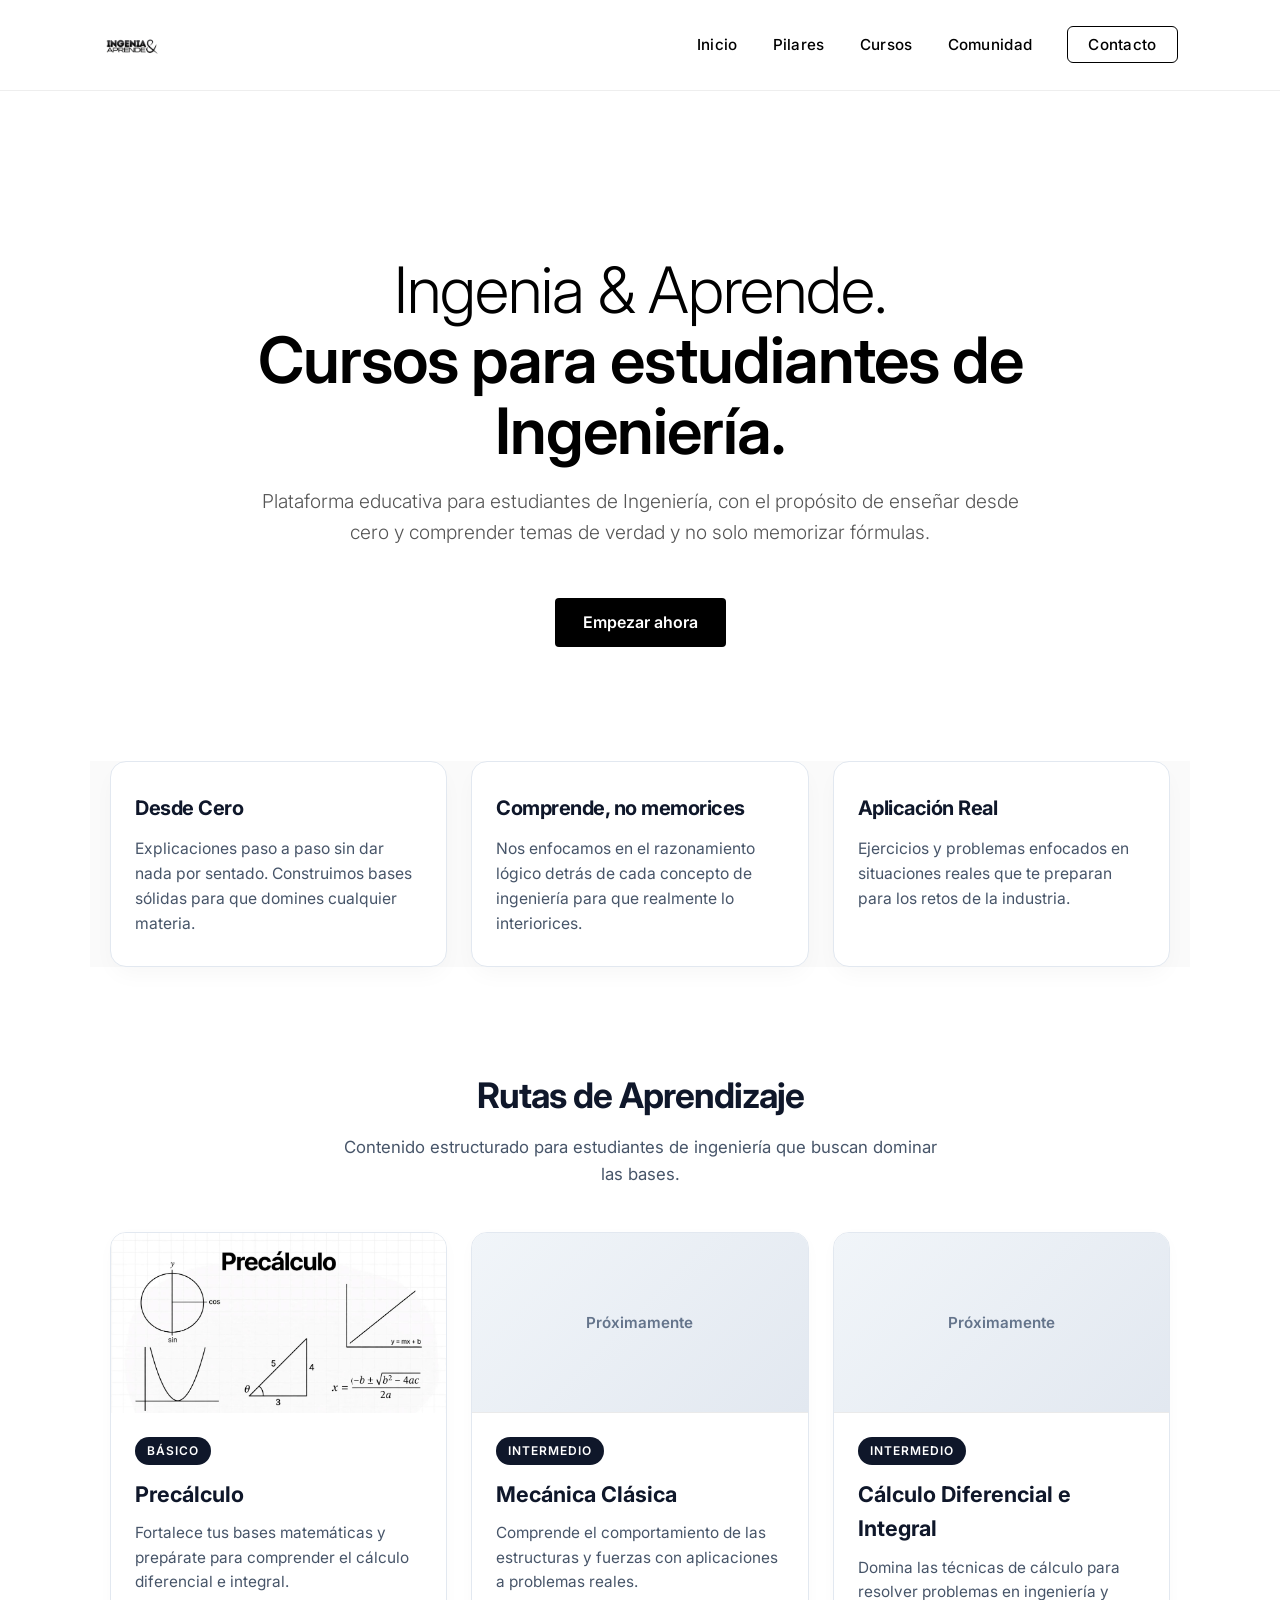
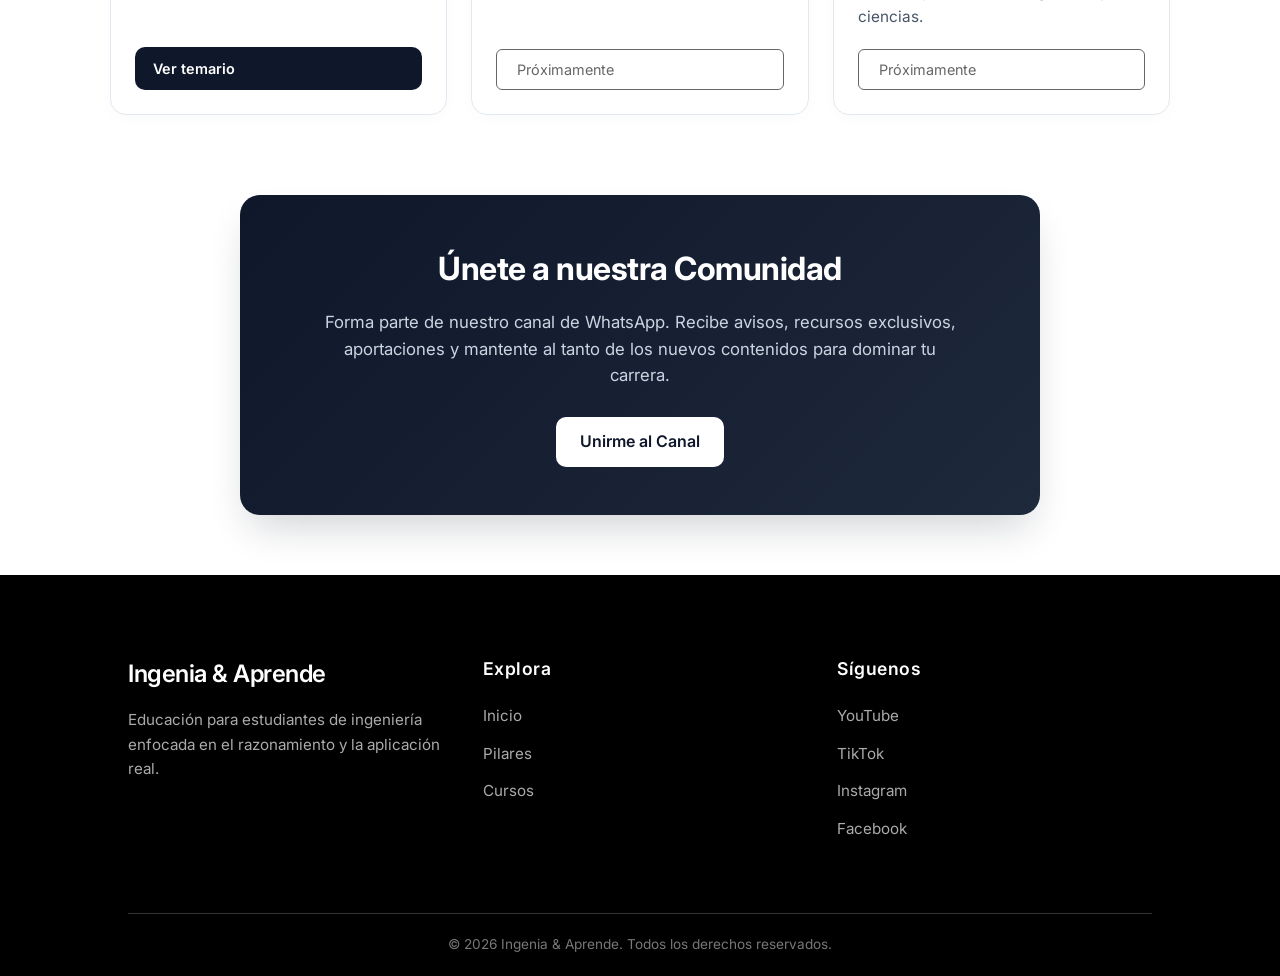
<file: index.html>
<!DOCTYPE html>
<html lang="es">
<head>
    <meta charset="UTF-8">
    <meta name="viewport" content="width=device-width, initial-scale=1.0">
    
    <!-- SEO Principal -->
    <title>Ingenia y Aprende | Cursos de Precálculo y Cálculo para Ingeniería</title>
    <meta name="description" content="Plataforma educativa para estudiantes de ingeniería. Aprende precálculo, cálculo diferencial e integral y mecánica clásica paso a paso desde cero, sin memorizar fórmulas.">
    <meta name="robots" content="index, follow">
    <meta name="google-site-verification" content="iMwYRKRksUBGC4zjC7XADyJjQ9bQVH4DYBpXtKliJLs" />
    <link rel="canonical" href="https://ingenia-web.pages.dev/">

    <!-- Favicon / Logo en pestañas y resultados de Google -->
<link rel="icon" type="image/png" href="logo ia.png">
<link rel="shortcut icon" type="image/png" href="logo ia.png">
<link rel="apple-touch-icon" href="logo ia.png">

    <!-- Open Graph / Redes Sociales -->
    <meta property="og:type" content="website">
    <meta property="og:site_name" content="Ingenia y Aprende">
    <meta property="og:title" content="Ingenia & Aprende | Cursos para Estudiantes de Ingeniería">
    <meta property="og:description" content="Explicaciones paso a paso desde cero, ejercicios resueltos y guías de precálculo, cálculo y ciencias básicas.">
    <meta property="og:url" content="https://ingenia-web.pages.dev/">
    <meta property="og:image" content="https://ingenia-web.pages.dev/LOGO%20INGENIA%20Y%20APRENDE.png">

    <!-- Datos Estructurados Schema.org para Google -->
<script type="application/ld+json">
{
  "@context": "https://schema.org",
  "@graph": [
    {
      "@type": "WebSite",
      "name": "Ingenia y Aprende",
      "alternateName": "Ingenia & Aprende",
      "url": "https://ingenia-web.pages.dev/"
    },
    {
      "@type": "EducationalOrganization",
      "name": "Ingenia y Aprende",
      "url": "https://ingenia-web.pages.dev/",
      "logo": "https://ingenia-web.pages.dev/logo%20ia.png",
      "description": "Plataforma educativa para estudiantes de Ingeniería enfocada en enseñar desde cero mediante el razonamiento lógico y la aplicación real.",
      "sameAs": [
        "https://www.youtube.com/@IngeniaAprende-e6x",
        "https://www.tiktok.com/@ingenia_aprende",
        "https://www.instagram.com/ingeniayaprende",
        "https://www.facebook.com/profile.php?id=61585189825325"
      ]
    }
  ]
}
</script>

    <!-- Vinculamos la hoja de estilos base y fuentes -->
    <link rel="stylesheet" href="styles.css">
    <link rel="preconnect" href="https://fonts.googleapis.com">
    <link rel="preconnect" href="https://fonts.gstatic.com" crossorigin>
    <link href="https://fonts.googleapis.com/css2?family=Inter:wght@300;400;500;600;700&display=swap" rel="stylesheet">

    <!-- Estilos Pro Consistentes con Jerarquía de Operaciones -->
    <style>
        .features {
            display: grid;
            grid-template-columns: repeat(auto-fit, minmax(280px, 1fr));
            gap: 24px;
            max-width: 1100px;
            margin: -50px auto 60px auto;
            padding: 0 20px;
            position: relative;
            z-index: 10;
        }

        .feature-box {
            background: #ffffff;
            border: 1.5px solid #e2e8f0;
            border-radius: 16px;
            padding: 30px 24px;
            box-shadow: 0 10px 25px -5px rgba(0, 0, 0, 0.04);
            transition: all 0.3s cubic-bezier(0.22, 1, 0.36, 1);
            opacity: 0;
            transform: translateY(20px);
        }

        .feature-box.visible {
            opacity: 1;
            transform: translateY(0);
        }

        .feature-box:hover {
            transform: translateY(-4px);
            border-color: #0f172a;
            box-shadow: 0 15px 30px -5px rgba(15, 23, 42, 0.08);
        }

        .feature-box h3 {
            font-size: 1.25rem;
            font-weight: 700;
            color: #0f172a;
            margin-bottom: 12px;
        }

        .feature-box p {
            color: #475569;
            font-size: 0.98rem;
            line-height: 1.6;
            margin: 0;
        }

        .courses-section {
            max-width: 1100px;
            margin: 0 auto;
            padding: 40px 20px 80px 20px;
        }

        .section-title {
            text-align: center;
            margin-bottom: 45px;
        }

        .section-title h2 {
            font-size: 2.2rem;
            font-weight: 700;
            color: #0f172a;
            margin-bottom: 10px;
        }

        .section-title p {
            color: #475569;
            font-size: 1.05rem;
        }

        .courses-grid {
            display: grid;
            grid-template-columns: repeat(auto-fit, minmax(320px, 1fr));
            gap: 24px;
        }

        .course-card {
            background: #ffffff;
            border: 1.5px solid #e2e8f0;
            border-radius: 16px;
            overflow: hidden;
            box-shadow: 0 4px 20px -4px rgba(0, 0, 0, 0.03);
            transition: all 0.3s cubic-bezier(0.22, 1, 0.36, 1);
            display: flex;
            flex-direction: column;
            opacity: 0;
            transform: translateY(20px);
        }

        .course-card.visible {
            opacity: 1;
            transform: translateY(0);
        }

        .course-card:hover {
            transform: translateY(-4px);
            border-color: #cbd5e1;
            box-shadow: 0 12px 30px -6px rgba(0, 0, 0, 0.08);
        }

        .course-image {
            width: 100%;
            height: 180px;
            overflow: hidden;
            background: #f1f5f9;
        }

        .course-image img {
            width: 100%;
            height: 100%;
            object-fit: cover;
            transition: transform 0.4s ease;
        }

        .course-card:hover .course-image img {
            transform: scale(1.03);
        }

        .placeholder-img {
            display: flex;
            align-items: center;
            justify-content: center;
            background: linear-gradient(135deg, #f1f5f9, #e2e8f0);
            color: #64748b;
            font-weight: 600;
            font-size: 0.95rem;
        }

        .course-content {
            padding: 24px;
            display: flex;
            flex-direction: column;
            flex-grow: 1;
        }

        .course-content .tag {
            display: inline-block;
            background: #0f172a;
            color: #ffffff;
            font-size: 0.75rem;
            font-weight: 600;
            padding: 4px 12px;
            border-radius: 999px;
            margin-bottom: 12px;
            align-self: flex-start;
        }

        .course-content h3 {
            font-size: 1.35rem;
            font-weight: 700;
            color: #0f172a;
            margin-bottom: 10px;
        }

        .course-content p {
            color: #475569;
            font-size: 0.96rem;
            line-height: 1.6;
            margin-bottom: 20px;
            flex-grow: 1;
        }

        .community-section {
            max-width: 1100px;
            margin: 0 auto 60px auto;
            padding: 0 20px;
        }

        .community-box {
            background: linear-gradient(135deg, #0f172a, #1e293b);
            color: #ffffff;
            border-radius: 20px;
            padding: 48px 32px;
            text-align: center;
            box-shadow: 0 20px 40px -10px rgba(15, 23, 42, 0.2);
            opacity: 0;
            transform: translateY(20px);
            transition: all 0.5s ease;
        }

        .community-box.visible {
            opacity: 1;
            transform: translateY(0);
        }

        .community-box h2 {
            font-size: 2rem;
            font-weight: 700;
            margin-bottom: 14px;
            color: #ffffff;
        }

        .community-box p {
            color: #cbd5e1;
            font-size: 1.05rem;
            max-width: 650px;
            margin: 0 auto 28px auto;
            line-height: 1.6;
        }
    </style>
</head>
<body>

    <!-- Barra de Navegación -->
    <nav class="navbar" id="navbar">
        <div class="logo-container">
            <a href="#inicio">
                <img src="LOGO INGENIA Y APRENDE.png" alt="Logo Ingenia y Aprende" class="logo">
            </a>
        </div>

        <!-- Botón Hamburguesa para pantallas pequeñas -->
        <button class="hamburger" id="hamburger" aria-label="Abrir menú">
            <span class="bar"></span>
            <span class="bar"></span>
            <span class="bar"></span>
        </button>

        <!-- Enlaces de navegación -->
        <ul class="nav-links" id="nav-menu">
            <li><a href="#inicio">Inicio</a></li>
            <li><a href="#beneficios">Pilares</a></li>
            <li><a href="#cursos">Cursos</a></li>
            <li><a href="#comunidad">Comunidad</a></li>
            <li><a href="#contacto" class="btn-outline">Contacto</a></li>
        </ul>
    </nav>

    <!-- Sección Principal (Hero) -->
    <header id="inicio" class="hero">
        <div class="hero-content">
            <h1>Ingenia &amp; Aprende. <br><span>Cursos para estudiantes de Ingeniería.</span></h1>
            <p>Plataforma educativa para estudiantes de Ingeniería, con el propósito de enseñar desde cero y comprender temas de verdad y no solo memorizar fórmulas.</p>
            <a href="#cursos" class="btn-solid">Empezar ahora</a>
        </div>
    </header>

    <!-- Sección de Beneficios / Pilares -->
    <section id="beneficios" class="features">
        <div class="feature-box animate-on-scroll">
            <h3>Desde Cero</h3>
            <p>Explicaciones paso a paso sin dar nada por sentado. Construimos bases sólidas para que domines cualquier materia.</p>
        </div>
        <div class="feature-box animate-on-scroll">
            <h3>Comprende, no memorices</h3>
            <p>Nos enfocamos en el razonamiento lógico detrás de cada concepto de ingeniería para que realmente lo interiorices.</p>
        </div>
        <div class="feature-box animate-on-scroll">
            <h3>Aplicación Real</h3>
            <p>Ejercicios y problemas enfocados en situaciones reales que te preparan para los retos de la industria.</p>
        </div>
    </section>

    <!-- Sección de Cursos -->
    <section id="cursos" class="courses-section">
        <div class="section-title">
            <h2>Rutas de Aprendizaje</h2>
            <p>Contenido estructurado para estudiantes de ingeniería que buscan dominar las bases.</p>
        </div>

        <div class="courses-grid">
            <!-- Curso 1 -->
            <article class="course-card animate-on-scroll">
                <div class="course-image">
                    <img src="PORTADA PRECALCULO.jpg" alt="Portada del curso de Precálculo" loading="lazy">
                </div>
                <div class="course-content">
                    <span class="tag">Básico</span>
                    <h3>Precálculo</h3>
                    <p>Fortalece tus bases matemáticas y prepárate para comprender el cálculo diferencial e integral.</p>
                    <a href="precalculo.html" style="background: #0f172a; color: #ffffff; padding: 10px 18px; border-radius: 10px; font-weight: 600; text-decoration: none; display: inline-block; font-size: 0.9rem; transition: background 0.2s;">Ver temario</a>
                </div>
            </article>

            <!-- Curso 2 -->
            <article class="course-card animate-on-scroll">
                <div class="course-image placeholder-img">
                    <span>Próximamente</span>
                </div>
                <div class="course-content">
                    <span class="tag">Intermedio</span>
                    <h3>Mecánica Clásica</h3>
                    <p>Comprende el comportamiento de las estructuras y fuerzas con aplicaciones a problemas reales.</p>
                    <a href="#cursos" class="btn-outline btn-small" aria-disabled="true" style="opacity: 0.6; cursor: not-allowed;">Próximamente</a>
                </div>
            </article>

            <!-- Curso 3 -->
            <article class="course-card animate-on-scroll">
                <div class="course-image placeholder-img">
                    <span>Próximamente</span>
                </div>
                <div class="course-content">
                    <span class="tag">Intermedio</span>
                    <h3>Cálculo Diferencial e Integral</h3>
                    <p>Domina las técnicas de cálculo para resolver problemas en ingeniería y ciencias.</p>
                    <a href="#cursos" class="btn-outline btn-small" aria-disabled="true" style="opacity: 0.6; cursor: not-allowed;">Próximamente</a>
                </div>
            </article>
        </div>
    </section>

    <!-- Sección de Comunidad -->
    <section id="comunidad" class="community-section">
        <div class="community-box animate-on-scroll">
            <h2>Únete a nuestra Comunidad</h2>
            <p>Forma parte de nuestro canal de WhatsApp. Recibe avisos, recursos exclusivos, aportaciones y mantente al tanto de los nuevos contenidos para dominar tu carrera.</p>
            <a href="https://chat.whatsapp.com/BagZ3MLlOzRJbMEnUu4EBl" target="_blank" rel="noopener noreferrer" style="background: #ffffff; color: #0f172a; padding: 12px 24px; border-radius: 10px; font-weight: 600; text-decoration: none; display: inline-block; transition: all 0.2s ease;">Unirme al Canal</a>
        </div>
    </section>

    <!-- Pie de Página (Footer) -->
    <footer id="contacto" class="site-footer">
        <div class="footer-content">
            <!-- Columna 1: Marca -->
            <div class="footer-col">
                <h3 class="footer-logo-text">Ingenia &amp; Aprende</h3>
                <p>Educación para estudiantes de ingeniería enfocada en el razonamiento y la aplicación real.</p>
            </div>
           
            <!-- Columna 2: Enlaces rápidos -->
            <div class="footer-col">
                <h4>Explora</h4>
                <ul>
                    <li><a href="#inicio">Inicio</a></li>
                    <li><a href="#beneficios">Pilares</a></li>
                    <li><a href="#cursos">Cursos</a></li>
                </ul>
            </div>
           
            <!-- Columna 3: Redes Sociales -->
            <div class="footer-col">
                <h4>Síguenos</h4>
                <ul class="social-links">
                    <li><a href="https://www.youtube.com/@IngeniaAprende-e6x" target="_blank" rel="noopener noreferrer">YouTube</a></li>
                    <li><a href="https://www.tiktok.com/@ingenia_aprende?is_from_webapp=1&sender_device=pc" target="_blank" rel="noopener noreferrer">TikTok</a></li>
                    <li><a href="https://www.instagram.com/ingeniayaprende?utm_source=ig_web_button_share_sheet&obrf=ZDNlZDc0MzIxNw==" target="_blank" rel="noopener noreferrer">Instagram</a></li>
                    <li><a href="https://www.facebook.com/profile.php?id=61585189825325" target="_blank" rel="noopener noreferrer">Facebook</a></li>
                </ul>
            </div>
        </div>
       
        <!-- Línea final de derechos -->
        <div class="footer-bottom">
            <p>&copy; 2026 Ingenia &amp; Aprende. Todos los derechos reservados.</p>
        </div>
    </footer>

    <!-- Scripts de Animaciones -->
    <script>
        const animatedElements = document.querySelectorAll('.feature-box, .course-card, .site-footer, .community-box');

        const observer = new IntersectionObserver((entries) => {
            entries.forEach((entry) => {
                if (entry.isIntersecting) {
                    entry.target.classList.add('visible');
                }
            });
        }, {
            threshold: 0.15
        });

        animatedElements.forEach((el) => {
            observer.observe(el);
        });

        // === INTERACTIVIDAD DEL MENÚ ===
        const navbar = document.getElementById('navbar');
        const hamburger = document.getElementById('hamburger');
        const navMenu = document.getElementById('nav-menu');
        const navLinks = document.querySelectorAll('.nav-links a');

        window.addEventListener('scroll', () => {
            if (window.scrollY > 30) {
                navbar.classList.add('scrolled');
            } else {
                navbar.classList.remove('scrolled');
            }
        });

        hamburger.addEventListener('click', () => {
            hamburger.classList.toggle('active');
            navMenu.classList.toggle('active');
        });

        navLinks.forEach(link => {
            link.addEventListener('click', () => {
                hamburger.classList.remove('active');
                navMenu.classList.remove('active');
            });
        });
    </script>
</body>
</html>
</file>
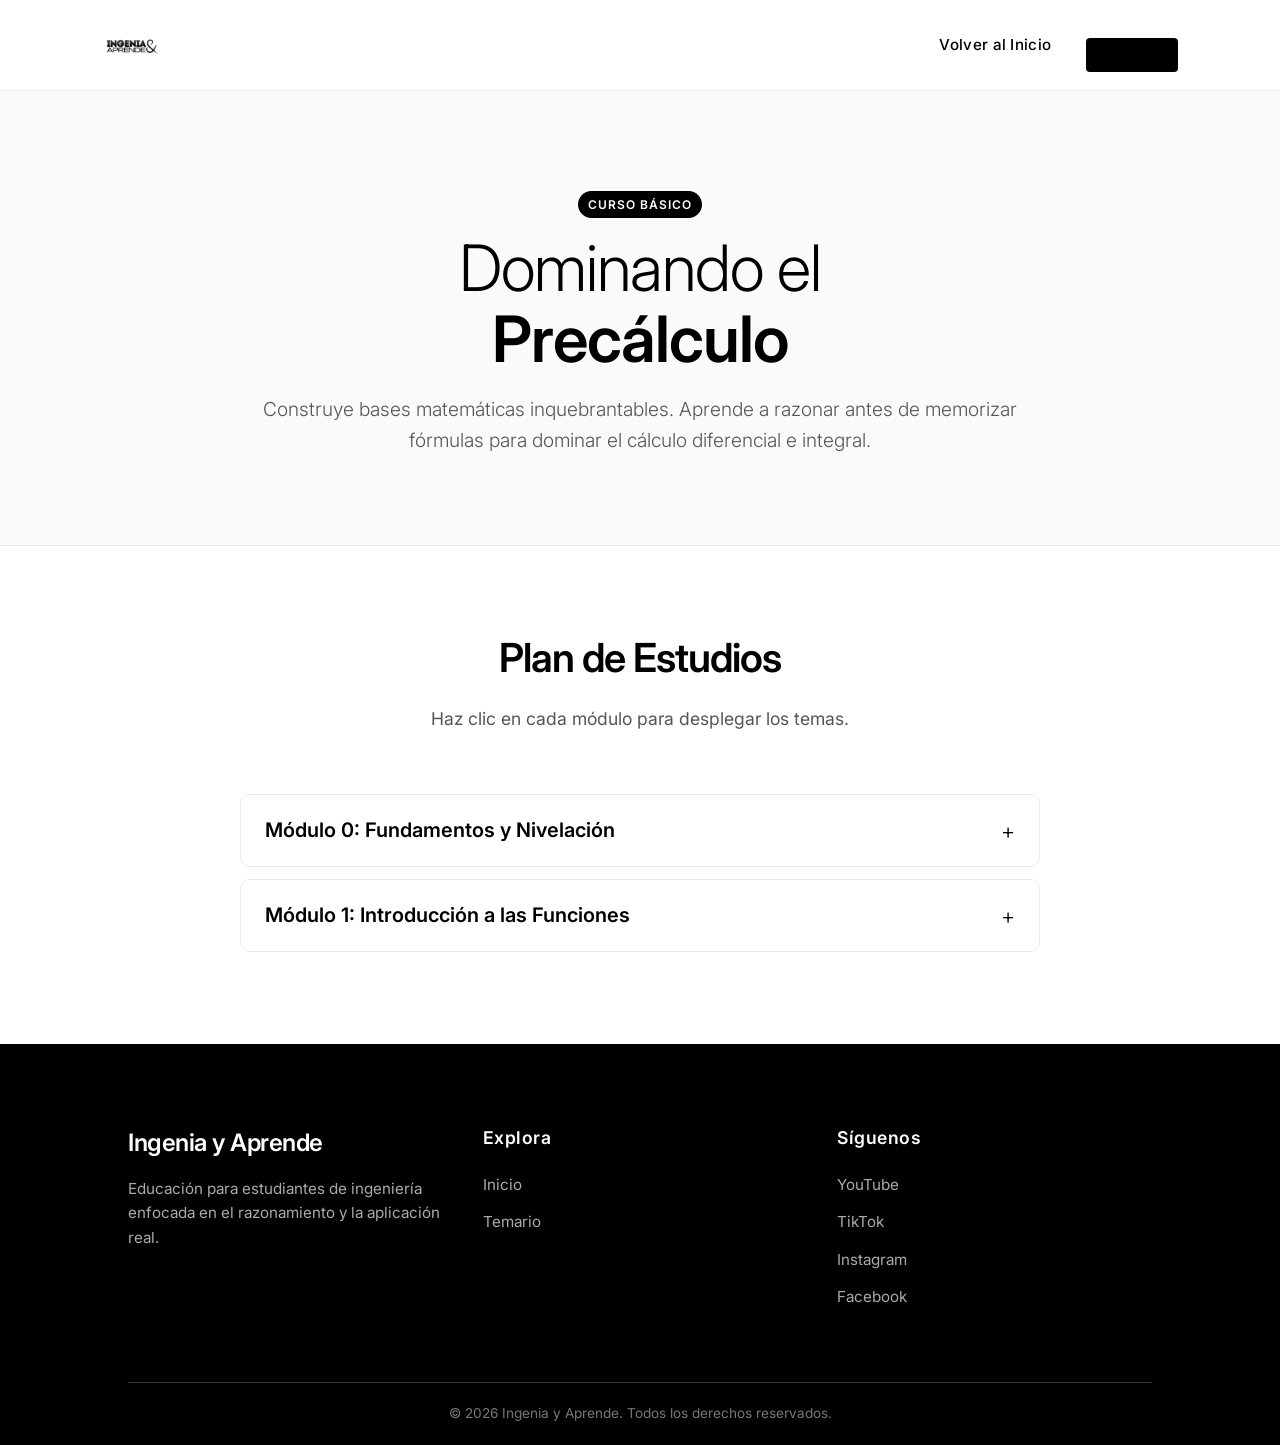
<file: Precalculo.html>
<!DOCTYPE html>
<html lang="es">
<head>
    <meta charset="UTF-8">
    <meta name="viewport" content="width=device-width, initial-scale=1.0">
    <title>Precálculo | Ingenia y Aprende</title>
    <link rel="stylesheet" href="styles.css">
    <link href="https://fonts.googleapis.com/css2?family=Inter:wght@300;400;600&display=swap" rel="stylesheet">
</head>
<body>

    <!-- Barra de Navegación -->
    <nav class="navbar" id="navbar">
        <div class="logo-container">
            <a href="index.html">
                <img src="LOGO INGENIA Y APRENDE.png" alt="Logo Ingenia y Aprende" class="logo">
            </a>
        </div>
        <ul class="nav-links">
            <li><a href="index.html">Volver al Inicio</a></li>
            <li><a href="#temario" class="btn-solid">Ver Temario</a></li>
        </ul>
    </nav>

    <!-- Encabezado del Curso -->
    <header class="course-header">
        <div class="hero-content">
            <span class="tag">Curso Básico</span>
            <h1>Dominando el <br><span>Precálculo</span></h1>
            <p>Construye bases matemáticas inquebrantables. Aprende a razonar antes de memorizar fórmulas para dominar el cálculo diferencial e integral.</p>
        </div>
    </header>

    <!-- Sección del Temario (Acordeón) -->
    <section id="temario" class="syllabus-section">
        <div class="section-title">
            <h2>Plan de Estudios</h2>
            <p>Haz clic en cada módulo para desplegar los temas.</p>
        </div>

        <div class="accordion-container">
            <!-- Módulo 0 -->
            <div class="accordion-item">
                <button class="accordion-header">
                    Módulo 0: Fundamentos y Nivelación
                    <span class="icon">+</span>
                </button>
                <div class="accordion-content">
                    <ul class="topic-list">
                        <li>Leyes de los signos y jerarquía de operaciones</li>
                        <li>Manejo avanzado de fracciones</li>
                        <li>Leyes de los exponentes y radicales</li>
                        <li>Productos notables y factorización esencial</li>
                    </ul>
                </div>
            </div>

            <!-- Módulo 1 -->
            <div class="accordion-item">
                <button class="accordion-header">
                    Módulo 1: Introducción a las Funciones
                    <span class="icon">+</span>
                </button>
                <div class="accordion-content">
                    <ul class="topic-list">
                        <li>¿Qué es realmente una función? (Concepto y gráficas)</li>
                        <li>Dominio y Rango: Cómo encontrarlos sin sufrir</li>
                        <li>Funciones lineales y cuadráticas</li>
                    </ul>
                </div>
            </div>
        </div>
    </section>

    <!-- Pie de Página (Footer) -->
    <footer id="contacto" class="site-footer">
        <div class="footer-content">
            <div class="footer-col">
                <h3 class="footer-logo-text">Ingenia y Aprende</h3>
                <p>Educación para estudiantes de ingeniería enfocada en el razonamiento y la aplicación real.</p>
            </div>
            <div class="footer-col">
                <h4>Explora</h4>
                <ul>
                    <li><a href="index.html">Inicio</a></li>
                    <li><a href="#temario">Temario</a></li>
                </ul>
            </div>
            <div class="footer-col">
                <h4>Síguenos</h4>
                <ul class="social-links">
                    <li><a href="http://www.youtube.com/@IngeniaAprende-e6x" target="_blank">YouTube</a></li>
                    <li><a href="https://www.tiktok.com/@ingenia_aprende?is_from_webapp=1&sender_device=pc" target="_blank">TikTok</a></li>
                    <li><a href="https://www.instagram.com/ingeniayaprende?utm_source=ig_web_button_share_sheet&obrf=ZDNlZDc0MzIxNw==" target="_blank">Instagram</a></li>
                    <li><a href="https://www.facebook.com/profile.php?id=61585189825325" target="_blank">Facebook</a></li>
                </ul>
            </div>
        </div>
        <div class="footer-bottom">
            <p>&copy; 2026 Ingenia y Aprende. Todos los derechos reservados.</p>
        </div>
    </footer>

    <!-- Scripts de Interacción y Animaciones -->
    <script>
        // === 1. LÓGICA DEL ACORDEÓN ===
        const accordions = document.querySelectorAll('.accordion-header');

        accordions.forEach(acc => {
            acc.addEventListener('click', function() {
                this.classList.toggle('active');
                const icon = this.querySelector('.icon');
                if (this.classList.contains('active')) {
                    icon.style.transform = 'rotate(45deg)';
                } else {
                    icon.style.transform = 'rotate(0)';
                }

                const content = this.nextElementSibling;
                if (content.style.maxHeight) {
                    content.style.maxHeight = null;
                } else {
                    content.style.maxHeight = content.scrollHeight + "px";
                }
            });
        });

        // === 2. ANIMACIÓN DE ENTRADA AL HACER SCROLL ===
        const animatedElements = document.querySelectorAll('.course-header, .accordion-item, .site-footer');

        const observer = new IntersectionObserver((entries) => {
            entries.forEach((entry) => {
                if (entry.isIntersecting) {
                    entry.target.classList.add('visible');
                }
            });
        }, {
            threshold: 0.15
        });

        animatedElements.forEach((el) => {
            observer.observe(el);
        });
    </script>
</body>
</html>
</file>
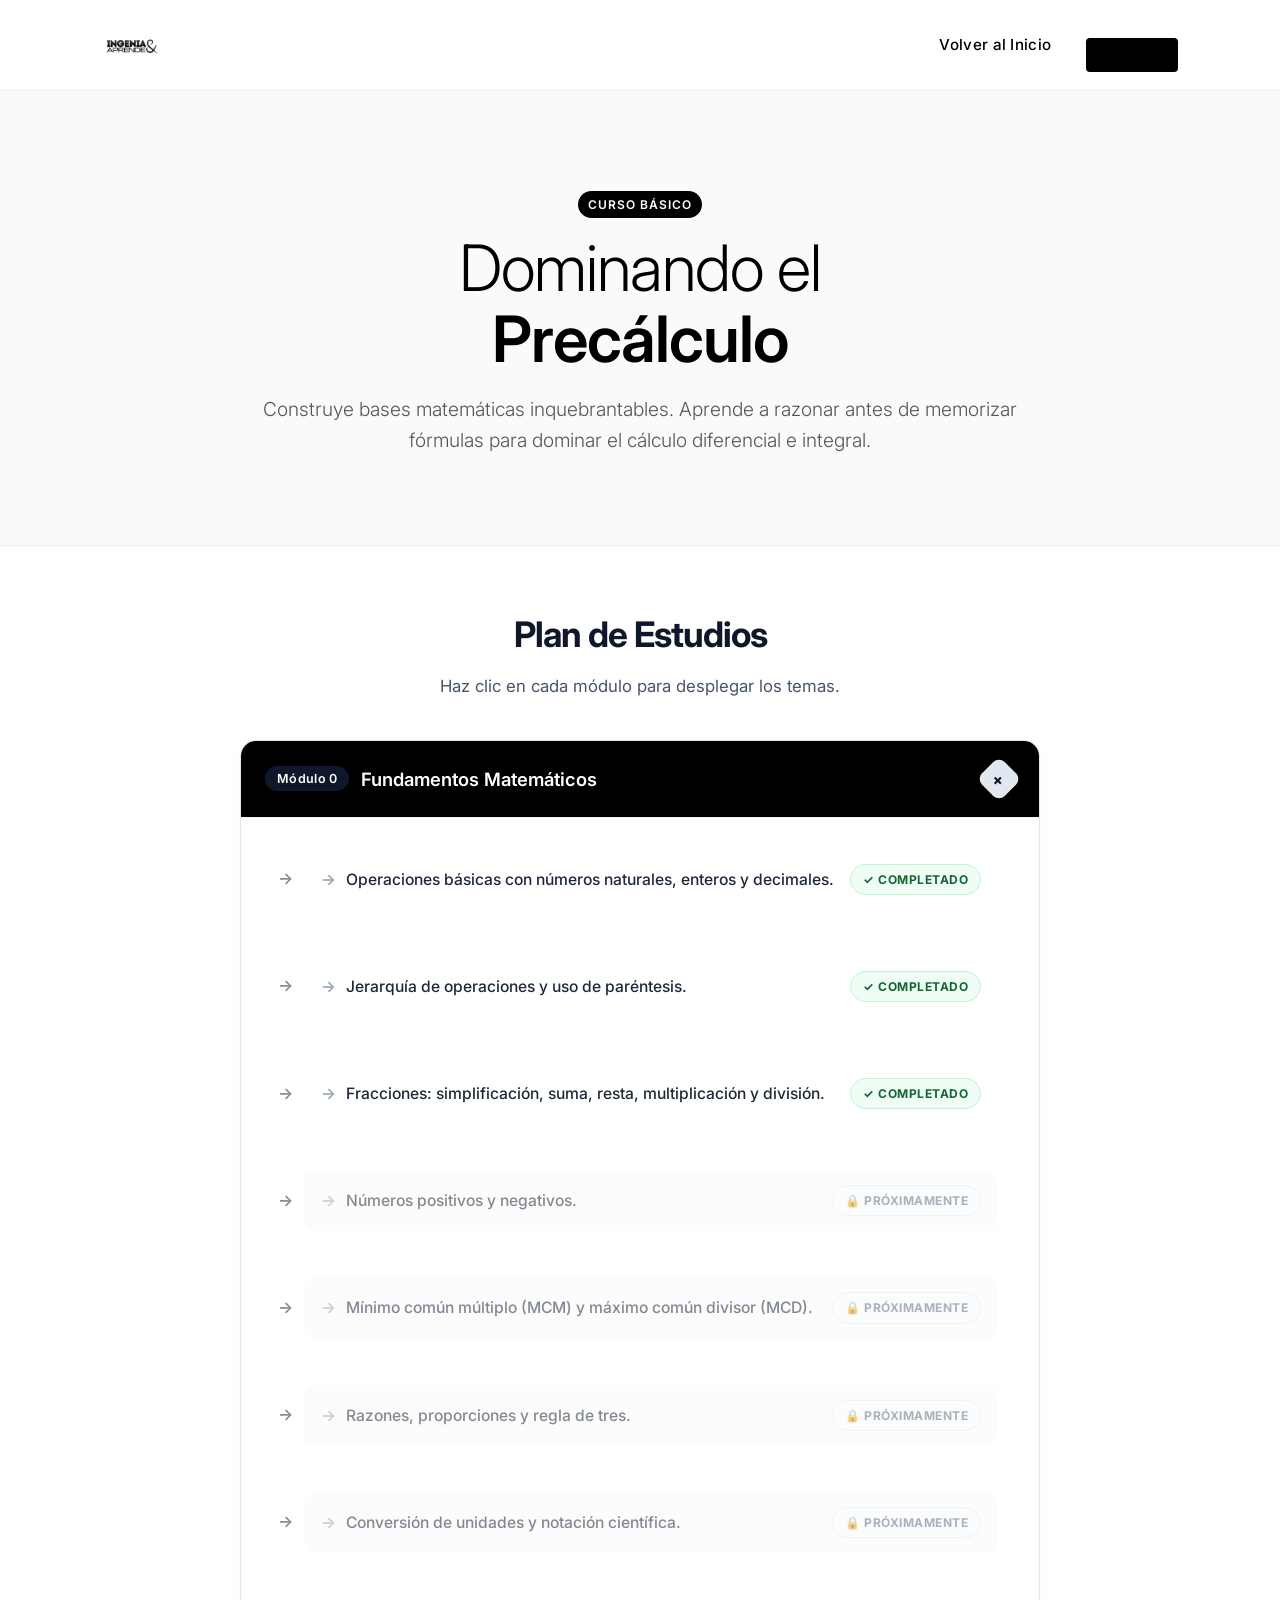
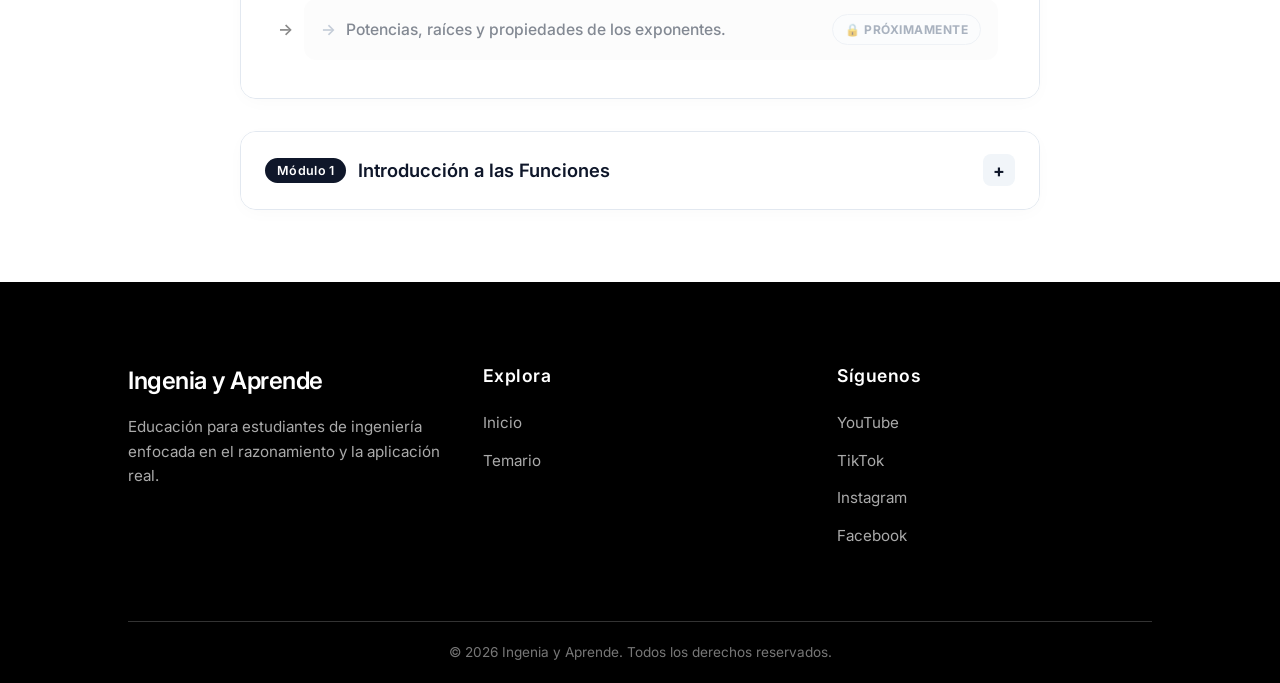
<file: precalculo.html>
<!DOCTYPE html>
<html lang="es">
<head>
    <meta charset="UTF-8">
    <meta name="viewport" content="width=device-width, initial-scale=1.0">
    <title>Precálculo | Ingenia y Aprende</title>
    <link rel="stylesheet" href="styles.css">
    <link href="https://fonts.googleapis.com/css2?family=Inter:wght@300;400;500;600;700&display=swap" rel="stylesheet">

    <!-- Favicon / Logo en pestañas y resultados de Google -->
<link rel="icon" type="image/png" href="logo ia.png">
<link rel="shortcut icon" type="image/png" href="logo ia.png">
<link rel="apple-touch-icon" href="logo ia.png">
    
    <!-- Estilos Pro mejorados para el acordeón y el temario (Consistentes con jerarquia-operaciones.html) -->
    <style>
        .syllabus-section {
            max-width: 900px;
            margin: 0 auto;
            padding: 60px 20px;
        }

        .section-title {
            text-align: center;
            margin-bottom: 40px;
        }

        .section-title h2 {
            font-size: 2.2rem;
            font-weight: 700;
            color: #0f172a;
            margin-bottom: 10px;
        }

        .section-title p {
            color: #475569;
            font-size: 1.05rem;
        }

        .accordion-container {
            display: flex;
            flex-direction: column;
            gap: 20px;
        }

        /* Tarjeta de Módulo / Acordeón Pro */
        .accordion-item {
            background: #ffffff;
            border: 1.5px solid #e2e8f0;
            border-radius: 16px;
            overflow: hidden;
            box-shadow: 0 4px 20px -4px rgba(0, 0, 0, 0.03);
            transition: all 0.3s cubic-bezier(0.22, 1, 0.36, 1);
        }

        .accordion-item:hover {
            border-color: #cbd5e1;
            box-shadow: 0 10px 25px -5px rgba(0, 0, 0, 0.06);
        }

        .accordion-header {
            width: 100%;
            display: flex;
            align-items: center;
            justify-content: space-between;
            padding: 22px 24px;
            background: #ffffff;
            border: none;
            cursor: pointer;
            font-family: 'Inter', sans-serif;
            font-size: 1.15rem;
            font-weight: 600;
            color: #0f172a;
            text-align: left;
            transition: background 0.2s ease;
        }

        .accordion-header:hover {
            background: #f8fafc;
        }

        .module-title-wrapper {
            display: flex;
            align-items: center;
            gap: 12px;
            flex-wrap: wrap;
        }

        .module-badge {
            background: #0f172a;
            color: #ffffff;
            font-size: 0.78rem;
            font-weight: 600;
            padding: 5px 12px;
            border-radius: 999px;
            letter-spacing: 0.3px;
        }

        .accordion-icon {
            width: 32px;
            height: 32px;
            background: #f1f5f9;
            border-radius: 8px;
            display: flex;
            align-items: center;
            justify-content: center;
            color: #0f172a;
            font-weight: 700;
            font-size: 1.1rem;
            transition: transform 0.3s cubic-bezier(0.22, 1, 0.36, 1), background 0.2s ease;
            flex-shrink: 0;
        }

        .accordion-header.active .accordion-icon {
            transform: rotate(45deg);
            background: #e2e8f0;
        }

        .accordion-content {
            max-height: 0;
            overflow: hidden;
            transition: max-height 0.4s cubic-bezier(0.22, 1, 0.36, 1);
            background: #ffffff;
            border-top: 1px solid transparent;
        }

        .accordion-item.active .accordion-content {
            border-top: 1px solid #f1f5f9;
        }

        /* Lista de Temas */
        .topic-list {
            list-style: none;
            padding: 16px 20px;
            margin: 0;
            display: flex;
            flex-direction: column;
            gap: 8px;
        }

        .topic-item {
            border-bottom: 1px solid #f8fafc;
        }

        .topic-item:last-child {
            border-bottom: none;
        }

        .topic-link {
            display: flex;
            align-items: center;
            justify-content: space-between;
            padding: 14px 16px;
            color: #1e293b;
            text-decoration: none;
            font-size: 0.98rem;
            font-weight: 500;
            gap: 16px;
            border-radius: 12px;
            border: 1px solid transparent;
            transition: all 0.2s cubic-bezier(0.22, 1, 0.36, 1);
        }

        .topic-link:hover:not(.disabled) {
            background-color: #f8fafc;
            border-color: #e2e8f0;
            transform: translateY(-1px);
        }

        /* Tema deshabilitado / No disponible */
        .topic-link.disabled {
            opacity: 0.55;
            cursor: not-allowed;
            user-select: none;
            background-color: #fafafa;
        }

        .topic-name {
            display: flex;
            align-items: center;
            gap: 10px;
        }

        .topic-arrow {
            color: #94a3b8;
            font-weight: 600;
            transition: transform 0.2s ease;
        }

        .topic-link:hover:not(.disabled) .topic-arrow {
            transform: translateX(4px);
            color: #0f172a;
        }

        /* Badges de estado */
        .status-badge {
            font-size: 0.75rem;
            font-weight: 700;
            padding: 5px 12px;
            border-radius: 20px;
            text-transform: uppercase;
            letter-spacing: 0.5px;
            white-space: nowrap;
            display: inline-flex;
            align-items: center;
            gap: 6px;
            flex-shrink: 0;
        }

        .status-badge.completed {
            background-color: #f0fdf4;
            color: #166534;
            border: 1px solid #bbf7d0;
        }

        .status-badge.in-progress {
            background-color: #fefce8;
            color: #854d0e;
            border: 1px solid #fde047;
        }

        .status-badge.locked {
            background-color: #f8fafc;
            color: #64748b;
            border: 1px solid #e2e8f0;
        }
    </style>
</head>
<body>

    <!-- Barra de Navegación -->
    <nav class="navbar" id="navbar">
        <div class="logo-container">
            <a href="index.html">
                <img src="LOGO INGENIA Y APRENDE.png" alt="Logo Ingenia y Aprende" class="logo">
            </a>
        </div>
        <ul class="nav-links">
            <li><a href="index.html">Volver al Inicio</a></li>
            <li><a href="#temario" class="btn-solid">Ver Temario</a></li>
        </ul>
    </nav>

    <!-- Encabezado del Curso -->
    <header class="course-header">
        <div class="hero-content">
            <span class="tag">Curso Básico</span>
            <h1>Dominando el <br><span>Precálculo</span></h1>
            <p>Construye bases matemáticas inquebrantables. Aprende a razonar antes de memorizar fórmulas para dominar el cálculo diferencial e integral.</p>
        </div>
    </header>

    <!-- Sección del Temario (Acordeón) -->
    <section id="temario" class="syllabus-section">
        <div class="section-title">
            <h2>Plan de Estudios</h2>
            <p>Haz clic en cada módulo para desplegar los temas.</p>
        </div>

        <div class="accordion-container">
            <!-- Módulo 0 -->
            <div class="accordion-item active">
                <button class="accordion-header active">
                    <div class="module-title-wrapper">
                        <span class="module-badge">Módulo 0</span>
                        <span>Fundamentos Matemáticos</span>
                    </div>
                    <span class="accordion-icon">+</span>
                </button>
                <div class="accordion-content" style="max-height: 1000px;">
                    <ul class="topic-list">
                        <!-- TEMA 1: COMPLETADO -->
                        <li class="topic-item">
                            <a href="operaciones-basicas.html" class="topic-link">
                                <span class="topic-name">
                                    <span class="topic-arrow">→</span>
                                    <span>Operaciones básicas con números naturales, enteros y decimales.</span>
                                </span>
                                <span class="status-badge completed">✓ Completado</span>
                            </a>
                        </li>

                        <!-- TEMA 2: COMPLETADO -->
                        <li class="topic-item">
                            <a href="jerarquia-operaciones.html" class="topic-link">
                                <span class="topic-name">
                                    <span class="topic-arrow">→</span>
                                    <span>Jerarquía de operaciones y uso de paréntesis.</span>
                                </span>
                                <span class="status-badge completed">✓ Completado</span>
                            </a>
                        </li>

                        <!-- TEMA 3: FRACCIONES (PRÓXIMAMENTE / NO DISPONIBLE) -->
                        <li class="topic-item">
                             <a href="fracciones.html" class="topic-link">
                                <span class="topic-name">
                                    <span class="topic-arrow">→</span>
                                    <span>Fracciones: simplificación, suma, resta, multiplicación y división.</span>
                                </span>
                                <span class="status-badge completed">✓ Completado</span>
                            </a>
                        </li>


                        <!-- TEMAS RESTANTES (BLOQUEADOS) -->
                        <li class="topic-item">
                            <div class="topic-link disabled">
                                <span class="topic-name">
                                    <span class="topic-arrow">→</span>
                                    <span>Números positivos y negativos.</span>
                                </span>
                                <span class="status-badge locked">🔒 Próximamente</span>
                            </div>
                        </li>

                        <li class="topic-item">
                            <div class="topic-link disabled">
                                <span class="topic-name">
                                    <span class="topic-arrow">→</span>
                                    <span>Mínimo común múltiplo (MCM) y máximo común divisor (MCD).</span>
                                </span>
                                <span class="status-badge locked">🔒 Próximamente</span>
                            </div>
                        </li>

                        <li class="topic-item">
                            <div class="topic-link disabled">
                                <span class="topic-name">
                                    <span class="topic-arrow">→</span>
                                    <span>Razones, proporciones y regla de tres.</span>
                                </span>
                                <span class="status-badge locked">🔒 Próximamente</span>
                            </div>
                        </li>

                        <li class="topic-item">
                            <div class="topic-link disabled">
                                <span class="topic-name">
                                    <span class="topic-arrow">→</span>
                                    <span>Conversión de unidades y notación científica.</span>
                                </span>
                                <span class="status-badge locked">🔒 Próximamente</span>
                            </div>
                        </li>

                        <li class="topic-item">
                            <div class="topic-link disabled">
                                <span class="topic-name">
                                    <span class="topic-arrow">→</span>
                                    <span>Potencias, raíces y propiedades de los exponentes.</span>
                                </span>
                                <span class="status-badge locked">🔒 Próximamente</span>
                            </div>
                        </li>
                    </ul>
                </div>
            </div>

            <!-- Módulo 1 -->
            <div class="accordion-item">
                <button class="accordion-header">
                    <div class="module-title-wrapper">
                        <span class="module-badge">Módulo 1</span>
                        <span>Introducción a las Funciones</span>
                    </div>
                    <span class="accordion-icon">+</span>
                </button>
                <div class="accordion-content">
                    <ul class="topic-list">
                        <li class="topic-item">
                            <div class="topic-link disabled">
                                <span class="topic-name">
                                    <span class="topic-arrow">→</span>
                                    <span>¿Qué es realmente una función? (Concepto y gráficas)</span>
                                </span>
                                <span class="status-badge locked">🔒 Próximamente</span>
                            </div>
                        </li>
                        <li class="topic-item">
                            <div class="topic-link disabled">
                                <span class="topic-name">
                                    <span class="topic-arrow">→</span>
                                    <span>Dominio y Rango: Cómo encontrarlos sin sufrir</span>
                                </span>
                                <span class="status-badge locked">🔒 Próximamente</span>
                            </div>
                        </li>
                        <li class="topic-item">
                            <div class="topic-link disabled">
                                <span class="topic-name">
                                    <span class="topic-arrow">→</span>
                                    <span>Funciones lineales y cuadráticas</span>
                                </span>
                                <span class="status-badge locked">🔒 Próximamente</span>
                            </div>
                        </li>
                    </ul>
                </div>
            </div>
        </div>
    </section>

    <!-- Pie de Página (Footer) -->
    <footer id="contacto" class="site-footer">
        <div class="footer-content">
            <div class="footer-col">
                <h3 class="footer-logo-text">Ingenia y Aprende</h3>
                <p>Educación para estudiantes de ingeniería enfocada en el razonamiento y la aplicación real.</p>
            </div>
            <div class="footer-col">
                <h4>Explora</h4>
                <ul>
                    <li><a href="index.html">Inicio</a></li>
                    <li><a href="#temario">Temario</a></li>
                </ul>
            </div>
            <div class="footer-col">
                <h4>Síguenos</h4>
                <ul class="social-links">
                    <li><a href="http://www.youtube.com/@IngeniaAprende-e6x" target="_blank">YouTube</a></li>
                    <li><a href="https://www.tiktok.com/@ingenia_aprende?is_from_webapp=1&sender_device=pc" target="_blank">TikTok</a></li>
                    <li><a href="https://www.instagram.com/ingeniayaprende?utm_source=ig_web_button_share_sheet&obrf=ZDNlZDc0MzIxNw==" target="_blank">Instagram</a></li>
                    <li><a href="https://www.facebook.com/profile.php?id=61585189825325" target="_blank">Facebook</a></li>
                </ul>
            </div>
        </div>
        <div class="footer-bottom">
            <p>&copy; 2026 Ingenia y Aprende. Todos los derechos reservados.</p>
        </div>
    </footer>

    <!-- Scripts de Interacción y Animaciones -->
    <script>
        // === 1. LÓGICA DEL ACORDEÓN INTERACTIVO ===
        const accordions = document.querySelectorAll('.accordion-header');

        accordions.forEach(acc => {
            acc.addEventListener('click', function() {
                const parentItem = this.parentElement;
                
                this.classList.toggle('active');
                parentItem.classList.toggle('active');

                const content = this.nextElementSibling;
                if (content.style.maxHeight) {
                    content.style.maxHeight = null;
                } else {
                    content.style.maxHeight = content.scrollHeight + "px";
                }
            });
        });

        // === 2. ANIMACIÓN AL HACER SCROLL ===
        const animatedElements = document.querySelectorAll('.course-header, .accordion-item, .site-footer');

        const observer = new IntersectionObserver((entries) => {
            entries.forEach((entry) => {
                if (entry.isIntersecting) {
                    entry.target.classList.add('visible');
                }
            });
        }, {
            threshold: 0.15
        });

        animatedElements.forEach((el) => {
            observer.observe(el);
        });
    </script>
</body>
</html>
</file>
<file: styles.css>
/* Reseteo básico para diseño limpio */
* {
    margin: 0;
    padding: 0;
    box-sizing: border-box;
    font-family: 'Inter', sans-serif; /* Fuente limpia y moderna */
}

/* === DESPLAZAMIENTO SUAVE === */
html {
    scroll-behavior: smooth;
    scroll-padding-top: 90px; /* Evita que el menú fijo tape el título al dar clic */
}

body {
    background-color: #ffffff;
    color: #000000;
    line-height: 1.6;
}

/* === BARRA DE NAVEGACIÓN (GLASSMORPHISM & STICKY) === */
.navbar {
    position: sticky;
    top: 0;
    z-index: 1000;
    display: flex;
    justify-content: space-between;
    align-items: center;
    padding: 15px 8%;
    background-color: rgba(255, 255, 255, 0.85); /* Fondo semitransparente */
    backdrop-filter: blur(12px); /* Efecto vidrio esmerilado */
    -webkit-backdrop-filter: blur(12px);
    border-bottom: 1px solid rgba(234, 234, 234, 0.8);
    transition: all 0.3s ease;
}

/* Cambio sutil al hacer scroll */
.navbar.scrolled {
    padding: 10px 8%;
    box-shadow: 0 4px 20px rgba(0, 0, 0, 0.05);
}

.logo-container a {
    display: flex;
    align-items: center;
}

.logo {
    max-height: 60px;
    width: auto;
    transition: transform 0.3s ease;
}

.logo:hover {
    transform: scale(1.03);
}

.nav-links {
    list-style: none;
    display: flex;
    align-items: center;
    gap: 35px;
}

.nav-links a {
    position: relative;
    text-decoration: none;
    color: #000000;
    font-weight: 500;
    font-size: 0.95rem;
    letter-spacing: 0.3px;
    padding: 5px 0;
    transition: color 0.3s ease;
}

/* Animación de la línea en hover (solo enlaces normales) */
.nav-links a:not(.btn-outline)::after {
    content: '';
    position: absolute;
    width: 0;
    height: 2px;
    bottom: 0;
    left: 50%;
    background-color: #000000;
    transition: width 0.3s ease, left 0.3s ease;
}

.nav-links a:not(.btn-outline):hover::after {
    width: 100%;
    left: 0;
}

/* === BOTONES === */
.btn-outline {
    border: 1.5px solid #000000;
    padding: 8px 20px !important;
    border-radius: 6px;
    transition: all 0.3s ease !important;
}

.btn-outline:hover {
    background-color: #000000;
    color: #ffffff !important;
    transform: translateY(-2px);
    box-shadow: 0 4px 12px rgba(0, 0, 0, 0.15);
}

.btn-solid {
    display: inline-block;
    background-color: #000000;
    color: #ffffff;
    padding: 12px 28px;
    text-decoration: none;
    border-radius: 4px;
    font-weight: 600;
    margin-top: 20px;
    transition: transform 0.3s ease, background-color 0.3s ease;
}

.btn-solid:hover {
    background-color: #333333;
    transform: translateY(-2px); /* Pequeña animación hacia arriba */
}

/* === BOTÓN HAMBURGUESA (MÓVIL) === */
.hamburger {
    display: none;
    flex-direction: column;
    justify-content: space-between;
    width: 26px;
    height: 18px;
    background: transparent;
    border: none;
    cursor: pointer;
    z-index: 1001;
}

.hamburger .bar {
    width: 100%;
    height: 2px;
    background-color: #000000;
    border-radius: 2px;
    transition: all 0.3s ease;
}

/* Transformación de Hamburguesa a X cuando está activo */
.hamburger.active .bar:nth-child(1) {
    transform: translateY(8px) rotate(45deg);
}

.hamburger.active .bar:nth-child(2) {
    opacity: 0;
}

.hamburger.active .bar:nth-child(3) {
    transform: translateY(-8px) rotate(-45deg);
}

/* === SECCIÓN HERO (Principal) === */
.hero {
    height: 80vh;
    display: flex;
    justify-content: center;
    align-items: center;
    text-align: center;
    padding: 0 20px;
}

.hero-content {
    max-width: 800px;
}

.hero-content h1 {
    font-size: 4rem;
    font-weight: 300;
    line-height: 1.1;
    margin-bottom: 20px;
    letter-spacing: -1px;
}

.hero-content h1 span {
    font-weight: 600; /* Resalta la palabra "Ingenia" */
}

.hero-content p {
    font-size: 1.2rem;
    color: #555555;
    margin-bottom: 30px;
    font-weight: 300;
}

/* === SECCIÓN BENEFICIOS === */
.features {
    display: grid;
    grid-template-columns: repeat(auto-fit, minmax(280px, 1fr));
    gap: 40px;
    padding: 80px 10%;
    background-color: #fafafa;
}

/* Estado base y oculto de la tarjeta (para la animación de scroll) */
.feature-box {
    background: #ffffff;
    color: #000000;
    padding: 40px 30px;
    border: 1px solid #eaeaea;
    border-radius: 8px;
    text-align: left;
    
    /* Configuración de la animación de scroll: oculto y desplazado hacia abajo */
    opacity: 0;
    transform: translateY(40px);
    
    /* Transiciones suaves para todos los cambios (color, fondo, posición) */
    transition: background-color 0.4s ease, color 0.4s ease, transform 0.6s ease-out, opacity 0.6s ease-out, box-shadow 0.4s ease;
}

/* Clase que se agregará mágicamente con JavaScript al hacer scroll */
.feature-box.visible {
    opacity: 1;
    transform: translateY(0); /* Vuelve a su posición original */
}

/* Efecto al pasar el mouse (SOLO cuando ya es visible) */
.feature-box.visible:hover {
    background-color: #000000; /* Se pinta de negro */
    color: #ffffff; /* Texto blanco */
    transform: translateY(-8px); /* Sube un poco */
    box-shadow: 0 15px 30px rgba(0, 0, 0, 0.15);
}

.feature-box h3 {
    font-size: 1.5rem;
    margin-bottom: 15px;
    font-weight: 600;
    letter-spacing: -0.5px;
}

.feature-box p {
    color: #555555;
    font-size: 1rem;
    line-height: 1.7;
    transition: color 0.4s ease; /* Transición suave para el texto */
}

/* Cambiar el color del texto secundario (p) al hacer hover para que resalte en negro */
.feature-box.visible:hover p {
    color: #cccccc; /* Gris muy claro, más fácil de leer en fondo negro */
}

/* === SECCIÓN DE CURSOS === */
.courses-section {
    padding: 100px 10%;
    background-color: #ffffff;
}

.section-title {
    text-align: center;
    margin-bottom: 60px;
}

.section-title h2 {
    font-size: 2.5rem;
    font-weight: 600;
    margin-bottom: 15px;
    letter-spacing: -1px;
}

.section-title p {
    color: #555555;
    font-size: 1.1rem;
    max-width: 600px;
    margin: 0 auto;
}

.courses-grid {
    display: grid;
    grid-template-columns: repeat(auto-fit, minmax(300px, 1fr));
    gap: 40px;
}

.course-card {
    border: 1px solid #eaeaea;
    border-radius: 8px;
    overflow: hidden; /* Mantiene la imagen dentro de los bordes redondeados */
    background-color: #ffffff;
    
    /* Configuración de la animación de scroll: oculto y desplazado hacia abajo */
    opacity: 0;
    transform: translateY(40px);
    
    /* Transiciones suaves */
    transition: transform 0.6s ease-out, opacity 0.6s ease-out, box-shadow 0.4s ease;
}

/* Clase que agregará el JavaScript */
.course-card.visible {
    opacity: 1;
    transform: translateY(0);
}

/* Hover de la tarjeta completa (SOLO cuando es visible) */
.course-card.visible:hover {
    box-shadow: 0 15px 30px rgba(0, 0, 0, 0.12);
    transform: translateY(-8px); /* Se eleva igual que los beneficios */
}

/* Espacio temporal para las portadas de los cursos */
.placeholder-img {
    width: 100%;
    height: 200px;
    background-color: #f4f4f4;
    display: flex;
    align-items: center;
    justify-content: center;
    color: #aaaaaa;
    font-size: 0.9rem;
    border-bottom: 1px solid #eaeaea;
    
    /* Transición para el zoom de la imagen */
    transition: transform 0.5s ease;
}

/* Efecto de zoom sutil en la imagen al pasar el mouse por la tarjeta */
.course-card.visible:hover .placeholder-img {
    transform: scale(1.05);
}

/* === ESTILOS INTERNOS DE LAS TARJETAS DE CURSOS === */
.course-content {
    padding: 30px;
}

.tag {
    display: inline-block;
    background-color: #000000;
    color: #ffffff;
    font-size: 0.75rem;
    font-weight: 600;
    padding: 4px 10px;
    border-radius: 20px;
    text-transform: uppercase;
    letter-spacing: 1px;
    margin-bottom: 15px;
}

.course-content h3 {
    font-size: 1.4rem;
    margin-bottom: 10px;
}

.course-content p {
    color: #555555;
    font-size: 0.95rem;
    margin-bottom: 25px;
    line-height: 1.6;
}

/* Ajuste para el botón dentro de la tarjeta */
.btn-small {
    padding: 8px 20px;
    font-size: 0.9rem;
    display: inline-block;
    text-decoration: none;
    color: #000000;
}

/* === SECCIÓN COMUNIDAD === */
.community-section {
    padding: 80px 10%;
    background-color: #ffffff;
    display: flex;
    justify-content: center;
}

/* Caja negra elegante con animación */
.community-box {
    background-color: #000000;
    color: #ffffff;
    padding: 60px 40px;
    border-radius: 12px;
    text-align: center;
    max-width: 800px;
    width: 100%;
    
    /* Configuración de la animación de scroll */
    opacity: 0;
    transform: translateY(40px);
    transition: transform 0.6s ease-out, opacity 0.6s ease-out, box-shadow 0.4s ease;
}

/* Clase visible para JavaScript */
.community-box.visible {
    opacity: 1;
    transform: translateY(0);
}

/* Efecto al pasar el mouse por la caja */
.community-box.visible:hover {
    box-shadow: 0 20px 40px rgba(0, 0, 0, 0.15);
    transform: translateY(-5px);
}

.community-box h2 {
    font-size: 2.2rem;
    margin-bottom: 20px;
    font-weight: 600;
    letter-spacing: -0.5px;
}

.community-box p {
    color: #cccccc;
    font-size: 1.1rem;
    margin-bottom: 35px;
    line-height: 1.6;
    max-width: 600px;
    margin-left: auto;
    margin-right: auto;
}

/* Botón especial invertido (Fondo blanco, texto negro) */
.btn-white {
    display: inline-block;
    background-color: #ffffff;
    color: #000000;
    padding: 14px 32px;
    text-decoration: none;
    border-radius: 4px;
    font-weight: 600;
    transition: transform 0.3s ease, background-color 0.3s ease;
}

.btn-white:hover {
    background-color: #eaeaea;
    transform: translateY(-2px);
}

/* === FOOTER (PIE DE PÁGINA) === */
.site-footer {
    background-color: #000000;
    color: #ffffff;
    padding: 80px 10% 20px; /* Mucho espacio arriba, poco abajo */
    
    /* Configuración de la animación de scroll */
    opacity: 0;
    transform: translateY(40px);
    transition: transform 0.8s ease-out, opacity 0.8s ease-out;
}

/* Clase que agregará el JavaScript para que aparezca */
.site-footer.visible {
    opacity: 1;
    transform: translateY(0);
}

.footer-content {
    display: grid;
    grid-template-columns: repeat(auto-fit, minmax(200px, 1fr));
    gap: 40px;
    margin-bottom: 60px;
}

.footer-logo-text {
    font-size: 1.5rem;
    font-weight: 600;
    margin-bottom: 15px;
    letter-spacing: -0.5px;
}

.footer-col p {
    color: #aaaaaa;
    font-size: 0.95rem;
    line-height: 1.6;
}

.footer-col h4 {
    font-size: 1.1rem;
    margin-bottom: 20px;
    font-weight: 600;
    letter-spacing: 0.5px;
}

.footer-col ul {
    list-style: none;
}

.footer-col ul li {
    margin-bottom: 12px;
}

.footer-col ul a {
    color: #aaaaaa;
    text-decoration: none;
    font-size: 0.95rem;
    /* Transición suave para el color y el movimiento */
    transition: color 0.3s ease, padding-left 0.3s ease;
}

/* Efecto al pasar el mouse sobre los enlaces del footer */
.footer-col ul a:hover {
    color: #ffffff;
    padding-left: 8px; /* Desplazamiento elegante a la derecha */
}

.footer-bottom {
    text-align: center;
    border-top: 1px solid #333333; /* Línea separadora sutil y oscura */
    padding-top: 20px;
}

.footer-bottom p {
    color: #777777;
    font-size: 0.85rem;
}

/* === ADAPTACIÓN RESPONSIVA (CELULARES) === */
@media (max-width: 768px) {
    .hamburger {
        display: flex;
    }

    .nav-links {
        position: fixed;
        top: 0;
        right: -100%; /* Oculto a la derecha */
        width: 75%;
        height: 100vh;
        background-color: #ffffff;
        flex-direction: column;
        justify-content: center;
        align-items: center;
        gap: 30px;
        box-shadow: -10px 0 30px rgba(0, 0, 0, 0.1);
        transition: right 0.4s cubic-bezier(0.77, 0, 0.175, 1);
    }

    .nav-links.active {
        right: 0; /* Desliza desde la derecha */
    }

    .nav-links a {
        font-size: 1.2rem;
    }
}
/* === PÁGINA DE CURSO INDIVIDUAL === */
.course-header {
    padding: 100px 20px 60px;
    display: flex;
    justify-content: center;
    text-align: center;
    background-color: #fafafa;
    border-bottom: 1px solid #eaeaea;
}

/* === ACORDEÓN DE TEMARIO INTERACTIVO (PRECÁLCULO) === */
.syllabus-section {
    padding: 80px 10%;
    background-color: #ffffff;
}

.accordion-container {
    max-width: 800px;
    margin: 0 auto;
}

.accordion-item {
    border: 1px solid #eaeaea;
    border-radius: 10px;
    margin-bottom: 12px;
    overflow: hidden;
    transition: border-color 0.3s ease, box-shadow 0.3s ease;
}

.accordion-item:hover {
    border-color: #cccccc;
}

/* Botón principal del módulo */
.accordion-header {
    width: 100%;
    background: #ffffff;
    border: none;
    text-align: left;
    padding: 22px 24px;
    font-size: 1.25rem;
    font-weight: 600;
    color: #000000;
    cursor: pointer;
    display: flex;
    justify-content: space-between;
    align-items: center;
    transition: background-color 0.3s ease, color 0.3s ease, padding-left 0.3s ease;
}

.accordion-header:hover {
    background-color: #f8f8f8;
}

/* Estilo cuando el módulo está desplegado / activo */
.accordion-header.active {
    background-color: #000000;
    color: #ffffff;
}

.accordion-header .icon {
    font-size: 1.4rem;
    font-weight: 300;
    display: inline-block;
    transition: transform 0.4s cubic-bezier(0.175, 0.885, 0.32, 1.275);
}

/* Contenedor oculto de los temas */
.accordion-content {
    max-height: 0;
    overflow: hidden;
    transition: max-height 0.45s cubic-bezier(0, 1, 0, 1);
    background-color: #ffffff;
}

/* Lista de temas */
.topic-list {
    list-style: none;
    padding: 12px 16px 20px 16px;
}

/* Estilo interactivo individual para cada tema */
.topic-list li {
    color: #444444;
    font-size: 1rem;
    margin-bottom: 8px;
    position: relative;
    padding: 14px 20px 14px 42px;
    border-radius: 8px;
    cursor: pointer;
    background-color: transparent;
    border: 1px solid transparent;
    
    /* Estado base para animación en cascada */
    opacity: 0;
    transform: translateY(12px);
    transition: all 0.3s cubic-bezier(0.25, 0.8, 0.25, 1);
}

/* Al abrir el módulo, los temas aparecen en cascada */
.accordion-item.active .topic-list li {
    opacity: 1;
    transform: translateY(0);
}

/* Tiempos de retraso en secuencia (Efecto Stagger) */
.accordion-item.active .topic-list li:nth-child(1) { transition-delay: 0.05s; }
.accordion-item.active .topic-list li:nth-child(2) { transition-delay: 0.10s; }
.accordion-item.active .topic-list li:nth-child(3) { transition-delay: 0.15s; }
.accordion-item.active .topic-list li:nth-child(4) { transition-delay: 0.20s; }
.accordion-item.active .topic-list li:nth-child(5) { transition-delay: 0.25s; }
.accordion-item.active .topic-list li:nth-child(6) { transition-delay: 0.30s; }
.accordion-item.active .topic-list li:nth-child(7) { transition-delay: 0.35s; }
.accordion-item.active .topic-list li:nth-child(8) { transition-delay: 0.40s; }

/* Flechita del tema */
.topic-list li::before {
    content: '→';
    position: absolute;
    left: 16px;
    top: 50%;
    transform: translateY(-50%);
    color: #888888;
    font-weight: 600;
    transition: transform 0.3s ease, color 0.3s ease;
}

/* === HOVER PROFESIONAL AL SELECCIONAR UN TEMA === */
.topic-list li:hover {
    background-color: #f4f4f5;
    border-color: #e4e4e7;
    color: #000000;
    font-weight: 500;
    padding-left: 48px; /* Desplazamiento elegante */
    box-shadow: 0 4px 12px rgba(0, 0, 0, 0.04);
}

.topic-list li:hover::before {
    color: #000000;
    transform: translateY(-50%) translateX(4px); /* La flecha avanza */
}

/* Clic táctil */
.topic-list li:active {
    transform: scale(0.98);
}

.topic-list li.selected {
    background-color: #000000;
    color: #ffffff;
    border-color: #000000;
}

.topic-list li.selected::before {
    color: #ffffff;
}
/* === ESTILOS PARA PAGINAS DE LECCIÓN / TEMA INDIVIDUAL === */

.lesson-header {
    padding: 110px 10% 50px;
    background-color: #fafafa;
    border-bottom: 1px solid #eaeaea;
    display: flex;
    justify-content: center;
}

.lesson-header-content {
    max-width: 820px;
    width: 100%;
}

.breadcrumb {
    font-size: 0.9rem;
    color: #777777;
    margin-bottom: 15px;
}

.breadcrumb a {
    color: #000000;
    text-decoration: none;
    font-weight: 500;
}

.breadcrumb a:hover {
    text-decoration: underline;
}

.lesson-header-content h1 {
    font-size: 2.8rem;
    font-weight: 600;
    letter-spacing: -1px;
    margin: 15px 0 20px;
    line-height: 1.2;
}

.lesson-intro {
    font-size: 1.15rem;
    color: #555555;
    line-height: 1.7;
}

/* Contenedor Principal */
.lesson-container {
    max-width: 820px;
    margin: 0 auto;
    padding: 60px 20px 80px;
}

.lesson-section {
    margin-bottom: 60px;
}

.lesson-section h2 {
    font-size: 1.8rem;
    font-weight: 600;
    margin-bottom: 20px;
    letter-spacing: -0.5px;
    padding-bottom: 10px;
    border-bottom: 1px solid #f0f0f0;
}

.lesson-section p {
    font-size: 1.05rem;
    color: #333333;
    line-height: 1.8;
    margin-bottom: 20px;
}

/* Caja de Llamada / Regla destacada */
.callout-box {
    background-color: #000000;
    color: #ffffff;
    padding: 25px 30px;
    border-radius: 10px;
    margin: 30px 0;
    box-shadow: 0 10px 25px rgba(0, 0, 0, 0.08);
}

.callout-box h4 {
    font-size: 1.1rem;
    margin-bottom: 10px;
    color: #ffffff;
}

.callout-box p {
    color: #dddddd;
    margin-bottom: 0;
    font-size: 1rem;
}

/* Grid de Tarjetas de Conceptos */
.cards-grid {
    display: grid;
    grid-template-columns: repeat(auto-fit, minmax(240px, 1fr));
    gap: 20px;
    margin-top: 25px;
}

.concept-card {
    border: 1px solid #eaeaea;
    border-radius: 10px;
    padding: 24px;
    background-color: #ffffff;
    transition: transform 0.3s ease, box-shadow 0.3s ease, border-color 0.3s ease;
}

.concept-card:hover {
    transform: translateY(-5px);
    box-shadow: 0 12px 25px rgba(0, 0, 0, 0.08);
    border-color: #000000;
}

.concept-card h3 {
    font-size: 1.2rem;
    margin-bottom: 12px;
}

.concept-card p {
    font-size: 0.95rem;
    color: #555555;
    margin-bottom: 0;
}

/* Caja de Ejemplos */
.example-box {
    background-color: #fafafa;
    border: 1px solid #eaeaea;
    border-radius: 12px;
    padding: 30px;
    margin-top: 25px;
}

.example-badge {
    display: inline-block;
    background-color: #000000;
    color: #ffffff;
    font-size: 0.75rem;
    font-weight: 600;
    padding: 4px 12px;
    border-radius: 20px;
    margin-bottom: 15px;
    text-transform: uppercase;
    letter-spacing: 0.5px;
}

.example-problem {
    font-size: 1.15rem;
    margin-bottom: 25px !important;
}

.steps-list {
    display: flex;
    flex-direction: column;
    gap: 18px;
}

.step-item {
    display: flex;
    align-items: flex-start;
    gap: 16px;
    background: #ffffff;
    padding: 16px;
    border-radius: 8px;
    border: 1px solid #eaeaea;
}

.step-number {
    background-color: #000000;
    color: #ffffff;
    width: 28px;
    height: 28px;
    border-radius: 50%;
    display: flex;
    align-items: center;
    justify-content: center;
    font-size: 0.85rem;
    font-weight: 600;
    flex-shrink: 0;
}

.step-item p {
    font-size: 0.95rem;
    color: #555555;
    margin-bottom: 0;
}

/* Navegación entre lecciones */
.lesson-nav {
    display: flex;
    justify-content: space-between;
    gap: 20px;
    margin-top: 80px;
    padding-top: 40px;
    border-top: 1px solid #eaeaea;
}

.nav-btn {
    text-decoration: none;
    border: 1px solid #eaeaea;
    padding: 20px 24px;
    border-radius: 10px;
    width: 48%;
    display: flex;
    flex-direction: column;
    gap: 6px;
    transition: all 0.3s ease;
}

.nav-btn:hover {
    border-color: #000000;
    box-shadow: 0 8px 20px rgba(0, 0, 0, 0.06);
    transform: translateY(-3px);
}

.nav-label {
    font-size: 0.8rem;
    color: #888888;
    text-transform: uppercase;
    letter-spacing: 0.5px;
}

.nav-title {
    font-size: 1.05rem;
    font-weight: 600;
    color: #000000;
}

.nav-btn.next {
    text-align: right;
}

/* Animación de Scroll */
.animate-on-scroll {
    opacity: 0;
    transform: translateY(30px);
    transition: transform 0.6s ease-out, opacity 0.6s ease-out;
}

.animate-on-scroll.visible {
    opacity: 1;
    transform: translateY(0);
}

@media (max-width: 600px) {
    .lesson-header h1 {
        font-size: 2.1rem;
    }
    .lesson-nav {
        flex-direction: column;
    }
    .nav-btn {
        width: 100%;
    }
}
/* === OBJETIVOS DE APRENDIZAJE === */
.objectives-container {
    background-color: #fafafa;
    border: 1px solid #eaeaea;
    border-radius: 12px;
    padding: 35px 30px;
    margin: 40px auto 50px;
    max-width: 820px;
}

.objectives-badge {
    font-size: 0.75rem;
    text-transform: uppercase;
    letter-spacing: 1px;
    font-weight: 600;
    color: #777777;
    display: block;
    margin-bottom: 5px;
}

.objectives-header h2 {
    font-size: 1.5rem;
    font-weight: 600;
    margin-bottom: 25px;
    border-bottom: none !important;
    padding-bottom: 0 !important;
    letter-spacing: -0.5px;
}

.objectives-grid {
    display: grid;
    grid-template-columns: repeat(auto-fit, minmax(220px, 1fr));
    gap: 16px;
}

.objective-card {
    display: flex;
    align-items: flex-start;
    gap: 14px;
    background: #ffffff;
    padding: 20px;
    border-radius: 8px;
    border: 1px solid #eaeaea;
    transition: transform 0.3s ease, border-color 0.3s ease, box-shadow 0.3s ease;
}

.objective-card:hover {
    transform: translateY(-4px);
    border-color: #000000;
    box-shadow: 0 10px 20px rgba(0, 0, 0, 0.05);
}

.objective-icon {
    width: 22px;
    height: 22px;
    background-color: #000000;
    color: #ffffff;
    border-radius: 50%;
    display: flex;
    align-items: center;
    justify-content: center;
    font-size: 0.75rem;
    font-weight: bold;
    flex-shrink: 0;
    margin-top: 2px;
    transition: transform 0.3s ease;
}

.objective-card:hover .objective-icon {
    transform: scale(1.1);
}

.objective-text {
    font-size: 0.95rem;
    color: #444444;
    line-height: 1.5;
}

.objective-text strong {
    color: #000000;
    font-weight: 600;
}
/* === LISTA DE EJEMPLOS "POR EJEMPLO:" (SOLO HTML + CSS) === */

.examples-list-container {
    background-color: #fafafa;
    border: 1px solid #eaeaea;
    border-radius: 12px;
    padding: 30px;
    margin: 35px 0;
}

.examples-header {
    margin-bottom: 20px;
}

.examples-badge {
    font-size: 0.75rem;
    text-transform: uppercase;
    letter-spacing: 1px;
    font-weight: 600;
    background-color: #000000;
    color: #ffffff;
    padding: 4px 10px;
    border-radius: 4px;
    display: inline-block;
    margin-bottom: 8px;
}

.examples-header h3 {
    font-size: 1.3rem;
    font-weight: 600;
    color: #000000;
    letter-spacing: -0.5px;
}

.examples-list {
    list-style: none;
    padding: 0;
    display: flex;
    flex-direction: column;
    gap: 12px;
}

.example-item {
    display: flex;
    align-items: center;
    gap: 18px;
    background: #ffffff;
    border: 1px solid #eaeaea;
    border-radius: 10px;
    padding: 18px 22px;
    /* Transición suave para todos los efectos hover */
    transition: transform 0.3s cubic-bezier(0.25, 0.8, 0.25, 1), 
                border-color 0.3s ease, 
                box-shadow 0.3s ease;
}

/* Animación al pasar el ratón (Hover) */
.example-item:hover {
    transform: translateX(8px); /* Se desliza a la derecha */
    border-color: #000000;
    box-shadow: 0 6px 20px rgba(0, 0, 0, 0.06);
}

.example-num {
    font-size: 0.85rem;
    font-weight: 600;
    color: #777777;
    background-color: #f4f4f5;
    width: 36px;
    height: 36px;
    border-radius: 50%;
    display: flex;
    align-items: center;
    justify-content: center;
    flex-shrink: 0;
    transition: background-color 0.3s ease, color 0.3s ease;
}

/* El círculo del número se pinta de negro al hacer hover */
.example-item:hover .example-num {
    background-color: #000000;
    color: #ffffff;
}

.example-content {
    flex-grow: 1;
}

.example-title {
    display: block;
    font-size: 1rem;
    color: #000000;
    margin-bottom: 3px;
    font-weight: 600;
}

.example-desc {
    font-size: 0.95rem;
    color: #555555;
    margin: 0 !important;
    line-height: 1.5;
}

/* Formato para operaciones matemáticas dentro del texto */
.example-desc code {
    background-color: #f4f4f5;
    padding: 2px 8px;
    border-radius: 4px;
    font-size: 0.9rem;
    font-weight: 600;
    color: #000000;
}

.example-arrow {
    font-size: 1.2rem;
    color: #cccccc;
    font-weight: bold;
    transition: transform 0.3s ease, color 0.3s ease;
}

/* La flecha avanza a la derecha */
.example-item:hover .example-arrow {
    color: #000000;
    transform: translateX(4px);
}
/* === TARJETA MATEMÁTICA MINIMALISTA E INTERACTIVA === */

.math-card-container {
    background-color: #ffffff;
    border: 1px solid #eaeaea;
    border-radius: 12px;
    padding: 28px 32px;
    margin: 35px 0;
    transition: transform 0.3s ease, border-color 0.3s ease, box-shadow 0.3s ease;
}

.math-card-container:hover {
    transform: translateY(-4px);
    border-color: #000000;
    box-shadow: 0 12px 30px rgba(0, 0, 0, 0.06);
}

.math-card-header {
    display: flex;
    justify-content: space-between;
    align-items: center;
    margin-bottom: 16px;
}

.math-badge {
    font-size: 0.75rem;
    font-weight: 600;
    text-transform: uppercase;
    letter-spacing: 1px;
    background-color: #000000;
    color: #ffffff;
    padding: 4px 10px;
    border-radius: 4px;
}

/* Botón de copiar fórmula */
.copy-math-btn {
    background: transparent;
    border: 1px solid #eaeaea;
    padding: 6px 12px;
    border-radius: 6px;
    font-size: 0.8rem;
    font-weight: 500;
    color: #555555;
    cursor: pointer;
    transition: all 0.2s ease;
}

.copy-math-btn:hover {
    background-color: #000000;
    color: #ffffff;
    border-color: #000000;
}

.math-intro-text {
    font-size: 1.05rem;
    color: #333333;
    margin-bottom: 18px;
}

/* Contenedor central de la fórmula */
.math-formula-box {
    background-color: #fafafa;
    border: 1px solid #f0f0f0;
    border-radius: 8px;
    padding: 20px;
    text-align: center;
    margin-bottom: 20px;
    transition: background-color 0.3s ease;
}

.math-card-container:hover .math-formula-box {
    background-color: #f4f4f5;
}

.math-formula-box .katex {
    font-size: 1.6rem !important; /* Tamaño legible y destacado */
    color: #000000;
}

/* Pie explicativo */
.math-card-footer {
    display: flex;
    align-items: flex-start;
    gap: 12px;
    padding-top: 16px;
    border-top: 1px dashed #eaeaea;
}

.info-icon {
    width: 20px;
    height: 20px;
    background-color: #f4f4f5;
    color: #000000;
    border-radius: 50%;
    display: flex;
    align-items: center;
    justify-content: center;
    font-size: 0.75rem;
    font-weight: 600;
    font-family: serif;
    flex-shrink: 0;
    margin-top: 2px;
}

.math-card-footer p {
    font-size: 0.9rem;
    color: #666666;
    margin: 0 !important;
    line-height: 1.5;
}
/* === GRID DE CARACTERÍSTICAS INTERACTIVAS Y PRO === */

.pro-features-section {
    max-width: 820px;
    margin: 50px auto;
}

.pro-features-header {
    margin-bottom: 30px;
}

.pro-features-header h2 {
    font-size: 1.8rem;
    font-weight: 600;
    color: #000000;
    letter-spacing: -0.5px;
    margin-top: 8px;
}

.pro-features-grid {
    display: grid;
    grid-template-columns: repeat(auto-fit, minmax(240px, 1fr));
    gap: 20px;
}

/* Tarjeta base */
.pro-feature-card {
    position: relative;
    background-color: #ffffff;
    border: 1px solid #eaeaea;
    border-radius: 12px;
    padding: 28px 24px;
    overflow: hidden;

    /* Transición fluida para todos los cambios */
    transition: transform 0.35s cubic-bezier(0.25, 0.8, 0.25, 1),
                border-color 0.35s ease,
                box-shadow 0.35s ease;
}

/* Línea de acento superior que se expande en hover */
.pro-feature-card::before {
    content: '';
    position: absolute;
    top: 0;
    left: 0;
    width: 0;
    height: 3px;
    background-color: #000000;
    transition: width 0.35s ease;
}

/* Interacción al pasar el mouse */
.pro-feature-card:hover {
    transform: translateY(-6px);
    border-color: #000000;
    box-shadow: 0 14px 28px rgba(0, 0, 0, 0.06);
}

.pro-feature-card:hover::before {
    width: 100%;
}

/* Encabezado interno de la tarjeta */
.pro-feature-top {
    display: flex;
    justify-content: space-between;
    align-items: center;
    margin-bottom: 18px;
}

.pro-feature-num {
    font-size: 0.85rem;
    font-weight: 600;
    color: #777777;
    background-color: #fafafa;
    border: 1px solid #eaeaea;
    width: 34px;
    height: 34px;
    border-radius: 50%;
    display: flex;
    align-items: center;
    justify-content: center;
    transition: background-color 0.3s ease, color 0.3s ease, border-color 0.3s ease;
}

.pro-feature-card:hover .pro-feature-num {
    background-color: #000000;
    color: #ffffff;
    border-color: #000000;
}

.pro-feature-status {
    font-size: 0.75rem;
    font-weight: 600;
    text-transform: uppercase;
    letter-spacing: 0.8px;
    color: #888888;
}

.pro-feature-card h3 {
    font-size: 1.2rem;
    font-weight: 600;
    color: #000000;
    margin-bottom: 12px;
    letter-spacing: -0.3px;
}

.pro-feature-card p {
    font-size: 0.95rem;
    color: #555555;
    line-height: 1.6;
    margin-bottom: 22px !important;
}

/* Pie de la tarjeta con badge */
.pro-feature-footer {
    padding-top: 14px;
    border-top: 1px dashed #f0f0f0;
}

.pro-feature-tag {
    font-size: 0.8rem;
    font-weight: 600;
    color: #333333;
    background-color: #fafafa;
    padding: 4px 10px;
    border-radius: 6px;
    display: inline-block;
    transition: background-color 0.3s ease;
}

.pro-feature-card:hover .pro-feature-tag {
    background-color: #f4f4f5;
}
/* === LISTA DE CARACTERÍSTICAS MINIMALISTA E INTERACTIVA === */

.minimal-features-container {
    background-color: #fafafa;
    border: 1px solid #eaeaea;
    border-radius: 12px;
    padding: 32px 35px;
    margin: 35px 0;
    max-width: 820px;
}

.features-title-box h2 {
    font-size: 1.6rem;
    font-weight: 600;
    color: #000000;
    letter-spacing: -0.5px;
    margin-top: 6px;
    margin-bottom: 24px;
    border-bottom: none !important;
    padding-bottom: 0 !important;
}

.interactive-bullets-list {
    list-style: none;
    padding: 0;
    margin: 0;
    display: flex;
    flex-direction: column;
    gap: 10px;
}

.bullet-item {
    display: flex;
    align-items: center;
    gap: 16px;
    background-color: #ffffff;
    border: 1px solid #eaeaea;
    border-radius: 8px;
    padding: 16px 20px;
    transition: transform 0.3s cubic-bezier(0.25, 0.8, 0.25, 1),
                border-color 0.3s ease,
                box-shadow 0.3s ease;
}

/* Efecto al pasar el cursor */
.bullet-item:hover {
    transform: translateX(6px); /* Desplazamiento sutil a la derecha */
    border-color: #000000;
    box-shadow: 0 6px 18px rgba(0, 0, 0, 0.05);
}

/* Puntos indicadores interactivos */
.bullet-icon {
    width: 10px;
    height: 10px;
    background-color: #ffffff;
    border: 2px solid #000000;
    border-radius: 3px;
    flex-shrink: 0;
    transition: background-color 0.3s ease, transform 0.3s ease;
}

/* El punto se convierte en rombo negro al hacer hover */
.bullet-item:hover .bullet-icon {
    background-color: #000000;
    transform: scale(1.2) rotate(45deg);
}

.bullet-text {
    font-size: 1rem;
    color: #333333;
    line-height: 1.5;
}

.bullet-text strong {
    color: #000000;
    font-weight: 600;
}
/* === TARJETAS DE EJEMPLOS APLICADOS === */

.applied-examples-section {
    max-width: 820px;
    margin: 45px auto;
}

.applied-examples-header {
    margin-bottom: 25px;
}

.applied-examples-header h2 {
    font-size: 1.7rem;
    font-weight: 600;
    color: #000000;
    letter-spacing: -0.5px;
    margin-top: 6px;
    border-bottom: none !important;
    padding-bottom: 0 !important;
}

.applied-examples-grid {
    display: grid;
    grid-template-columns: repeat(auto-fit, minmax(320px, 1fr));
    gap: 22px;
}

/* Tarjeta principal */
.applied-example-card {
    background-color: #ffffff;
    border: 1px solid #eaeaea;
    border-radius: 12px;
    padding: 28px;
    display: flex;
    flex-direction: column;
    justify-content: space-between;
    position: relative;
    overflow: hidden;
    transition: transform 0.35s cubic-bezier(0.25, 0.8, 0.25, 1),
                border-color 0.35s ease,
                box-shadow 0.35s ease;
}

/* Elevación e interacción hover */
.applied-example-card:hover {
    transform: translateY(-5px);
    border-color: #000000;
    box-shadow: 0 12px 28px rgba(0, 0, 0, 0.06);
}

.card-top-bar {
    display: flex;
    justify-content: space-between;
    align-items: center;
    margin-bottom: 16px;
}

.example-number-badge {
    font-size: 0.75rem;
    font-weight: 600;
    text-transform: uppercase;
    letter-spacing: 0.8px;
    background-color: #000000;
    color: #ffffff;
    padding: 4px 10px;
    border-radius: 4px;
}

.example-category {
    font-size: 0.8rem;
    color: #777777;
    font-weight: 500;
}

.applied-example-card .example-title {
    font-size: 1.25rem;
    font-weight: 600;
    color: #000000;
    margin-bottom: 10px;
    letter-spacing: -0.3px;
}

.applied-example-card .example-description {
    font-size: 0.98rem;
    color: #444444;
    line-height: 1.6;
    margin-bottom: 20px !important;
}

/* Caja matemática central */
.example-math-display {
    background-color: #fafafa;
    border: 1px solid #f0f0f0;
    border-radius: 8px;
    padding: 14px 20px;
    text-align: center;
    margin-bottom: 20px;
    transition: background-color 0.3s ease, border-color 0.3s ease;
}

.applied-example-card:hover .example-math-display {
    background-color: #f4f4f5;
    border-color: #e4e4e7;
}

.example-math-display .katex {
    font-size: 1.35rem !important;
    color: #000000;
}

/* Pie de la tarjeta y conclusión */
.example-conclusion-box {
    padding-top: 16px;
    border-top: 1px dashed #eaeaea;
    display: flex;
    flex-direction: column;
    gap: 10px;
}

.example-conclusion-box p {
    font-size: 0.95rem;
    color: #333333;
    margin: 0 !important;
}

.natural-tag {
    display: inline-block;
    align-self: flex-start;
    font-size: 0.8rem;
    font-weight: 600;
    color: #000000;
    background-color: #f4f4f5;
    border: 1px solid #e4e4e7;
    padding: 4px 12px;
    border-radius: 20px;
    transition: background-color 0.3s ease, color 0.3s ease;
}

.applied-example-card:hover .natural-tag {
    background-color: #000000;
    color: #ffffff;
    border-color: #000000;
}
/* === CAJA DE REFLEXIÓN / NOTA DE TRANSICIÓN === */

.insight-box {
    background-color: #fafafa;
    border: 1px solid #eaeaea;
    border-left: 4px solid #000000; /* Línea de acento lateral negra */
    border-radius: 0 10px 10px 0;
    padding: 24px 28px;
    margin: 30px auto;
    max-width: 820px;
    transition: transform 0.3s ease, box-shadow 0.3s ease, background-color 0.3s ease;
}

.insight-box:hover {
    transform: translateX(4px);
    background-color: #ffffff;
    box-shadow: 0 8px 20px rgba(0, 0, 0, 0.05);
}

.insight-header {
    margin-bottom: 12px;
}

.insight-badge {
    font-size: 0.8rem;
    font-weight: 600;
    text-transform: uppercase;
    letter-spacing: 0.8px;
    color: #000000;
}

.insight-text {
    font-size: 1.02rem;
    color: #444444;
    line-height: 1.7;
    margin: 0 !important;
}

.insight-text strong {
    color: #000000;
    font-weight: 600;
}
/* === TARJETA DE EJEMPLOS EN PÍLDORAS / CHIPS === */

.decimal-examples-card {
    background-color: #fafafa;
    border: 1px solid #eaeaea;
    border-radius: 12px;
    padding: 24px 28px;
    margin: 30px 0;
    max-width: 820px;
    transition: transform 0.3s ease, border-color 0.3s ease, box-shadow 0.3s ease;
}

.decimal-examples-card:hover {
    border-color: #000000;
    box-shadow: 0 8px 24px rgba(0, 0, 0, 0.05);
}

.decimal-card-header h3 {
    font-size: 1.3rem;
    font-weight: 600;
    color: #000000;
    margin-top: 4px;
    margin-bottom: 18px;
    letter-spacing: -0.5px;
}

.decimal-chips-row {
    display: flex;
    flex-wrap: wrap;
    gap: 12px;
    align-items: center;
}

/* Píldora individual */
.decimal-chip {
    background-color: #ffffff;
    border: 1px solid #eaeaea;
    border-radius: 8px;
    padding: 10px 20px;
    font-size: 1.1rem;
    font-weight: 600;
    color: #000000;
    display: inline-flex;
    align-items: center;
    justify-content: center;
    transition: all 0.3s cubic-bezier(0.25, 0.8, 0.25, 1);
    cursor: default;
}

/* Animación al pasar el ratón */
.decimal-chip:hover {
    background-color: #000000;
    color: #ffffff;
    border-color: #000000;
    transform: translateY(-3px) scale(1.03);
    box-shadow: 0 6px 16px rgba(0, 0, 0, 0.1);
}

/* Soporte de color blanco para KaTeX dentro del chip en hover */
.decimal-chip .katex {
    font-size: 1.1rem !important;
}

.decimal-chip:hover .katex {
    color: #ffffff !important;
}
/* === CORRECCIÓN: AJUSTE DE ANCHO Y DESBORDAMIENTO PARA PROPIEDADES === */

.pro-features-grid {
    display: grid;
    grid-template-columns: repeat(auto-fit, minmax(260px, 1fr)) !important;
    gap: 20px;
}

/* Evita que KaTeX corte ecuaciones largas en las tarjetas */
.pro-feature-card .example-math-display {
    overflow-x: auto;
    overflow-y: hidden;
    padding: 10px;
}

.pro-feature-card .example-math-display .katex {
    font-size: 1.15rem !important; /* Tamaño óptimo para ecuaciones largas */
}


/* === ANIMACIONES E INTERACTIVIDAD PARA EL EJEMPLO PASO A PASO === */

/* Tarjeta contenedora del ejemplo resuelto */
.example-box {
    background-color: #ffffff;
    border: 1px solid #eaeaea;
    border-radius: 12px;
    padding: 30px;
    margin: 35px 0;
    transition: transform 0.35s cubic-bezier(0.25, 0.8, 0.25, 1),
                border-color 0.35s ease,
                box-shadow 0.35s ease;
}

.example-box:hover {
    transform: translateY(-4px);
    border-color: #000000;
    box-shadow: 0 12px 28px rgba(0, 0, 0, 0.06);
}

/* Lista de pasos */
.steps-list {
    display: flex;
    flex-direction: column;
    gap: 16px;
    margin-top: 20px;
}

/* Item individual de cada paso con animación al pasar el ratón */
.step-item {
    display: flex;
    align-items: flex-start;
    gap: 18px;
    background-color: #fafafa;
    border: 1px solid #f0f0f0;
    border-radius: 10px;
    padding: 18px 22px;
    transition: transform 0.3s cubic-bezier(0.25, 0.8, 0.25, 1),
                background-color 0.3s ease,
                border-color 0.3s ease,
                box-shadow 0.3s ease;
}

/* Efecto hover: el paso avanza a la derecha y resalta */
.step-item:hover {
    transform: translateX(8px);
    background-color: #ffffff;
    border-color: #000000;
    box-shadow: 0 6px 18px rgba(0, 0, 0, 0.05);
}

/* Número de paso interactivo (se invierte a negro y crece en hover) */
.step-number {
    width: 32px;
    height: 32px;
    background-color: #ffffff;
    border: 2px solid #000000;
    color: #000000;
    border-radius: 50%;
    display: flex;
    align-items: center;
    justify-content: center;
    font-weight: 600;
    font-size: 0.9rem;
    flex-shrink: 0;
    transition: background-color 0.3s ease, color 0.3s ease, transform 0.3s ease;
}

.step-item:hover .step-number {
    background-color: #000000;
    color: #ffffff;
    transform: scale(1.12);
}

.step-item strong {
    color: #000000;
    font-size: 1.02rem;
}
/* === RECTA NUMÉRICA INTERACTIVA === */

.number-line-card {
    background: #0d0d0d;
    border: 1px solid #222222;
    border-radius: 14px;
    padding: 30px 24px;
    margin: 25px 0;
    color: #ffffff;
    box-shadow: 0 10px 30px rgba(0, 0, 0, 0.25);
    transition: border-color 0.3s ease, box-shadow 0.3s ease;
}

.number-line-card:hover {
    border-color: #444444;
    box-shadow: 0 14px 40px rgba(0, 0, 0, 0.4);
}

/* Indicadores de Zona (Menores / Mayores) */
.number-line-zones {
    display: flex;
    justify-content: space-between;
    margin-bottom: 25px;
    font-size: 1.1rem;
    font-weight: 600;
    letter-spacing: 0.5px;
}

.zone-less {
    color: #ff7b54;
    display: flex;
    align-items: center;
    gap: 8px;
    transition: transform 0.3s ease, opacity 0.3s ease;
}

.zone-greater {
    color: #00e6a8;
    display: flex;
    align-items: center;
    gap: 8px;
    transition: transform 0.3s ease, opacity 0.3s ease;
}

/* Contenedor de la línea */
.number-line-wrapper {
    position: relative;
    padding: 40px 10px 20px 10px;
    margin: 10px 0 25px 0;
}

/* Eje principal de la recta */
.line-axis {
    position: relative;
    height: 4px;
    background: linear-gradient(90deg, #ff7b54 0%, #ffffff 50%, #00e6a8 100%);
    border-radius: 2px;
    display: flex;
    justify-content: space-between;
    align-items: center;
}

/* Flecha derecha de la recta */
.line-axis::after {
    content: '';
    position: absolute;
    right: -8px;
    top: -5px;
    width: 0;
    height: 0;
    border-top: 7px solid transparent;
    border-bottom: 7px solid transparent;
    border-left: 10px solid #00e6a8;
}

/* Ticks / Puntos numéricos */
.line-tick {
    position: relative;
    display: flex;
    flex-direction: column;
    align-items: center;
    cursor: pointer;
    z-index: 2;
}

/* Muesca vertical */
.tick-mark {
    width: 3px;
    height: 18px;
    background-color: #888888;
    border-radius: 2px;
    transition: transform 0.25s ease, background-color 0.25s ease, box-shadow 0.25s ease;
}

.tick-mark.zero {
    height: 24px;
    background-color: #ffffff;
    width: 4px;
}

/* Valor numérico debajo del tick */
.tick-value {
    margin-top: 14px;
    font-family: monospace, monospace;
    font-size: 1.15rem;
    font-weight: 600;
    color: #aaaaaa;
    transition: color 0.25s ease, transform 0.25s ease;
}

/* INTERACTIVIDAD HOVER POR PUNTO */
.line-tick:hover .tick-mark {
    transform: scaleY(1.4);
    background-color: #ffffff;
    box-shadow: 0 0 12px rgba(255, 255, 255, 0.8);
}

.line-tick:hover .tick-value {
    color: #ffffff;
    transform: translateY(2px) scale(1.15);
}

.line-tick.negative:hover .tick-mark {
    background-color: #ff7b54;
    box-shadow: 0 0 12px rgba(255, 123, 84, 0.8);
}
.line-tick.negative:hover .tick-value { color: #ff7b54; }

.line-tick.positive:hover .tick-mark {
    background-color: #00e6a8;
    box-shadow: 0 0 12px rgba(0, 230, 168, 0.8);
}
.line-tick.positive:hover .tick-value { color: #00e6a8; }

/* Pie informativo con animación de flecha */
.number-line-footer {
    text-align: center;
    font-size: 0.98rem;
    color: #cccccc;
    display: flex;
    align-items: center;
    justify-content: center;
    gap: 8px;
}

.arrow-pulse {
    display: inline-block;
    font-weight: bold;
    animation: arrowPulse 1.8s infinite ease-in-out;
}

@keyframes arrowPulse {
    0%, 100% { transform: translateX(0); }
    50% { transform: translateX(6px); }
}
/* === SECCIÓN DE ERRORES FRECUENTES (TEMA CLARO & INTERACTIVO) === */

.errors-container {
    display: flex;
    flex-direction: column;
    gap: 22px;
    margin-top: 24px;
}

.error-card {
    background: #ffffff;
    border: 1px solid #e5e7eb;
    border-radius: 14px;
    padding: 24px;
    box-shadow: 0 4px 12px rgba(0, 0, 0, 0.03);
    transition: transform 0.3s cubic-bezier(0.16, 1, 0.3, 1), 
                box-shadow 0.3s cubic-bezier(0.16, 1, 0.3, 1), 
                border-color 0.3s ease;
}

.error-card:hover {
    transform: translateY(-4px);
    border-color: #cbd5e1;
    box-shadow: 0 12px 28px -4px rgba(0, 0, 0, 0.08);
}

.error-card-header {
    display: flex;
    align-items: center;
    gap: 12px;
    margin-bottom: 18px;
    border-bottom: 1px solid #f1f5f9;
    padding-bottom: 14px;
}

.error-badge {
    background: #fef2f2;
    border: 1px solid #fecaca;
    color: #dc2626;
    font-size: 0.8rem;
    font-weight: 700;
    text-transform: uppercase;
    padding: 4px 12px;
    border-radius: 20px;
    letter-spacing: 0.5px;
}

.error-title {
    font-size: 1.15rem;
    font-weight: 700;
    color: #1e293b;
    margin: 0;
}

/* Grilla comparativa */
.error-comparison {
    display: grid;
    grid-template-columns: 1fr 1fr;
    gap: 16px;
    margin-bottom: 16px;
}

@media (max-width: 640px) {
    .error-comparison {
        grid-template-columns: 1fr;
    }
}

.comparison-col {
    border-radius: 10px;
    padding: 16px;
    transition: transform 0.25s ease, box-shadow 0.25s ease;
}

.comparison-col.incorrect {
    background: #fff5f5;
    border: 1px solid #fecaca;
}

.comparison-col.incorrect:hover {
    transform: scale(1.015);
    box-shadow: 0 4px 12px rgba(220, 38, 38, 0.08);
}

.comparison-col.correct {
    background: #f0fdf4;
    border: 1px solid #bbf7d0;
}

.comparison-col.correct:hover {
    transform: scale(1.015);
    box-shadow: 0 4px 12px rgba(22, 163, 74, 0.08);
}

.col-tag {
    display: inline-flex;
    align-items: center;
    gap: 6px;
    font-size: 0.82rem;
    font-weight: 700;
    text-transform: uppercase;
    margin-bottom: 10px;
    letter-spacing: 0.5px;
}

.comparison-col.incorrect .col-tag { color: #dc2626; }
.comparison-col.correct .col-tag { color: #16a34a; }

.math-box-clean {
    text-align: center;
    padding: 8px 0;
    color: #0f172a;
    font-size: 1.05rem;
}

.error-note {
    font-size: 0.95rem;
    color: #475569;
    line-height: 1.6;
    margin-top: 14px;
    padding-top: 14px;
    border-top: 1px dashed #e2e8f0;
}

.error-note strong {
    color: #0f172a;
}
/* === QUIZ INTERACTIVO & GAMIFICADO (TEMA CLARO & PRO) === */

.interactive-quiz-card {
    background: #ffffff;
    border: 1px solid #e2e8f0;
    border-radius: 16px;
    padding: 32px 28px;
    box-shadow: 0 10px 25px -5px rgba(0, 0, 0, 0.05), 0 8px 10px -6px rgba(0, 0, 0, 0.01);
    margin-top: 25px;
    position: relative;
    overflow: hidden;
}

/* Encabezado y Barra de Progreso */
.quiz-header {
    display: flex;
    justify-content: space-between;
    align-items: center;
    margin-bottom: 12px;
}

.quiz-title-badge {
    background: #f1f5f9;
    color: #0f172a;
    font-size: 0.85rem;
    font-weight: 700;
    padding: 6px 14px;
    border-radius: 20px;
    text-transform: uppercase;
    letter-spacing: 0.5px;
}

.quiz-step-counter {
    font-size: 0.95rem;
    font-weight: 700;
    color: #2563eb;
}

.quiz-progress-bar {
    width: 100%;
    height: 8px;
    background-color: #f1f5f9;
    border-radius: 10px;
    overflow: hidden;
    margin-bottom: 28px;
}

.quiz-progress-fill {
    height: 100%;
    width: 12.5%;
    background: linear-gradient(90deg, #2563eb 0%, #3b82f6 100%);
    border-radius: 10px;
    transition: width 0.4s cubic-bezier(0.4, 0, 0.2, 1);
}

/* Área de Pregunta */
.quiz-question-title {
    font-size: 1.25rem;
    font-weight: 700;
    color: #0f172a;
    margin-bottom: 24px;
    line-height: 1.4;
}

/* Cuadrícula de Opciones */
.quiz-options-grid {
    display: grid;
    grid-template-columns: 1fr;
    gap: 12px;
    margin-bottom: 24px;
}

@media (min-width: 640px) {
    .quiz-options-grid {
        grid-template-columns: 1fr 1fr;
    }
}

.quiz-option-btn {
    background: #ffffff;
    border: 2px solid #e2e8f0;
    border-radius: 12px;
    padding: 16px 20px;
    font-size: 1.05rem;
    font-weight: 600;
    color: #334155;
    text-align: left;
    cursor: pointer;
    display: flex;
    align-items: center;
    justify-content: space-between;
    transition: all 0.2s ease;
    outline: none;
    user-select: none;
}

.quiz-option-btn:hover:not(:disabled) {
    border-color: #94a3b8;
    background-color: #f8fafc;
    transform: translateY(-2px);
}

/* ESTADO INCORRECTO (ROJO + SACUDIDA) */
.quiz-option-btn.incorrect {
    background-color: #fef2f2 !important;
    border-color: #ef4444 !important;
    color: #dc2626 !important;
    animation: shakeError 0.4s cubic-bezier(0.36, 0.07, 0.19, 0.97) both;
}

/* ESTADO CORRECTO (VERDE + PULSO) */
.quiz-option-btn.correct {
    background-color: #f0fdf4 !important;
    border-color: #22c55e !important;
    color: #15803d !important;
    animation: bounceSuccess 0.45s ease both;
    box-shadow: 0 4px 12px rgba(34, 197, 94, 0.15);
}

.quiz-option-btn:disabled {
    cursor: not-allowed;
}

/* Indicador de Estado / Mensaje de Retroalimentación */
.quiz-feedback-box {
    min-height: 48px;
    display: flex;
    align-items: center;
    justify-content: space-between;
    padding: 12px 18px;
    border-radius: 10px;
    font-weight: 600;
    font-size: 0.95rem;
    opacity: 0;
    transform: translateY(8px);
    transition: all 0.3s ease;
}

.quiz-feedback-box.visible {
    opacity: 1;
    transform: translateY(0);
}

.quiz-feedback-box.correct {
    background-color: #dcfce7;
    color: #166534;
}

.quiz-feedback-box.incorrect {
    background-color: #fee2e2;
    color: #991b1b;
}

/* Botón Siguiente */
.quiz-next-btn {
    background: #2563eb;
    color: #ffffff;
    border: none;
    padding: 10px 24px;
    border-radius: 8px;
    font-weight: 700;
    font-size: 0.95rem;
    cursor: pointer;
    transition: background 0.2s ease, transform 0.2s ease;
    display: inline-flex;
    align-items: center;
    gap: 8px;
}

.quiz-next-btn:hover {
    background: #1d4ed8;
    transform: translateX(2px);
}

/* ANIMACIONES KEYFRAMES */
@keyframes shakeError {
    10%, 90% { transform: translate3d(-1px, 0, 0); }
    20%, 80% { transform: translate3d(2px, 0, 0); }
    30%, 50%, 70% { transform: translate3d(-4px, 0, 0); }
    40%, 60% { transform: translate3d(4px, 0, 0); }
}

@keyframes bounceSuccess {
    0% { transform: scale(1); }
    40% { transform: scale(1.03); }
    70% { transform: scale(0.98); }
    100% { transform: scale(1); }
}

/* PANTALLA FINAL */
.quiz-completion-card {
    text-align: center;
    padding: 20px 10px;
}

.quiz-completion-card h3 {
    font-size: 1.6rem;
    color: #0f172a;
    margin-bottom: 12px;
}

.quiz-restart-btn {
    background: #0f172a;
    color: #ffffff;
    border: none;
    padding: 12px 28px;
    border-radius: 10px;
    font-weight: 700;
    margin-top: 20px;
    cursor: pointer;
    transition: background 0.2s ease;
}

.quiz-restart-btn:hover {
    background: #1e293b;
}
/* === SECCIÓN DE RESUMEN DE LO APRENDIDO (TEMA CLARO & INTERACTIVO) === */

.summary-card-container {
    background: #ffffff;
    border: 1px solid #e2e8f0;
    border-radius: 16px;
    padding: 28px;
    box-shadow: 0 4px 12px rgba(0, 0, 0, 0.03);
    margin-top: 20px;
    transition: box-shadow 0.3s ease, border-color 0.3s ease;
}

.summary-card-container:hover {
    border-color: #cbd5e1;
    box-shadow: 0 10px 25px -5px rgba(0, 0, 0, 0.06);
}

.summary-list {
    list-style: none;
    padding: 0;
    margin: 0;
    display: flex;
    flex-direction: column;
    gap: 16px;
}

.summary-item {
    display: flex;
    gap: 16px;
    align-items: flex-start;
    padding: 12px 14px;
    border-radius: 10px;
    transition: transform 0.25s cubic-bezier(0.16, 1, 0.3, 1), background-color 0.25s ease;
}

.summary-item:hover {
    background-color: #f8fafc;
    transform: translateX(6px);
}

.check-icon {
    background: #f0fdf4;
    border: 1px solid #bbf7d0;
    color: #16a34a;
    width: 28px;
    height: 28px;
    border-radius: 50%;
    display: flex;
    align-items: center;
    justify-content: center;
    font-weight: 700;
    font-size: 0.9rem;
    flex-shrink: 0;
    margin-top: 2px;
    transition: transform 0.25s ease, background-color 0.25s ease, color 0.25s ease;
}

.summary-item:hover .check-icon {
    transform: scale(1.12);
    background-color: #22c55e;
    color: #ffffff;
    border-color: #22c55e;
    box-shadow: 0 4px 10px rgba(34, 197, 94, 0.25);
}

.summary-title {
    font-size: 1.1rem;
    font-weight: 700;
    color: #0f172a;
    display: block;
    margin-bottom: 4px;
}

.summary-text {
    margin: 0;
    color: #475569;
    font-size: 0.98rem;
    line-height: 1.5;
}
/* === SECCIÓN DE PREPARACIÓN & NAVEGACIÓN (TEMA CLARO & UNLOCK AMARILLO) === */

.readiness-card {
    background: #ffffff;
    border: 1px solid #e2e8f0;
    border-radius: 16px;
    padding: 32px 28px;
    box-shadow: 0 4px 14px rgba(0, 0, 0, 0.03);
    margin-bottom: 30px;
}

.readiness-title {
    font-size: 1.3rem;
    font-weight: 700;
    color: #0f172a;
    margin-bottom: 6px;
}

.readiness-subtitle {
    font-size: 0.98rem;
    color: #475569;
    margin-bottom: 22px;
}

/* LISTA DE CHECKBOXES CUSTOM */
.checklist-container {
    display: flex;
    flex-direction: column;
    gap: 12px;
    margin-bottom: 24px;
}

.checklist-item {
    display: flex;
    align-items: center;
    gap: 14px;
    padding: 12px 16px;
    background: #f8fafc;
    border: 1px solid #e2e8f0;
    border-radius: 10px;
    cursor: pointer;
    user-select: none;
    transition: all 0.25s ease;
}

.checklist-item:hover {
    background: #f1f5f9;
    border-color: #cbd5e1;
    transform: translateX(4px);
}

.readiness-check {
    display: none; /* Ocultamos el checkbox nativo */
}

/* Círculo custom del Checkbox */
.custom-checkbox {
    width: 22px;
    height: 22px;
    border: 2px solid #94a3b8;
    border-radius: 50%;
    display: flex;
    align-items: center;
    justify-content: center;
    flex-shrink: 0;
    transition: all 0.25s ease;
    background: #ffffff;
}

.custom-checkbox::after {
    content: '✓';
    color: #ffffff;
    font-size: 0.85rem;
    font-weight: 700;
    opacity: 0;
    transform: scale(0.5);
    transition: all 0.2s cubic-bezier(0.175, 0.885, 0.32, 1.275);
}

/* Estado Marcado */
.readiness-check:checked + .custom-checkbox {
    background: #22c55e;
    border-color: #22c55e;
}

.readiness-check:checked + .custom-checkbox::after {
    opacity: 1;
    transform: scale(1);
}

.readiness-check:checked ~ .check-text {
    color: #0f172a;
    font-weight: 600;
}

.check-text {
    font-size: 0.98rem;
    color: #334155;
    line-height: 1.4;
}

/* CAJA DE RECOMENDACIÓN AL PIE */
.recommended-topic-box {
    background: #f0fdf4;
    border: 1px solid #bbf7d0;
    border-radius: 10px;
    padding: 16px;
    font-size: 0.95rem;
    color: #166534;
    line-height: 1.5;
}

.recommended-topic-box strong {
    color: #14532d;
}

/* === ESTILOS PARA NAVEGACIÓN NATIVE & UNLOCK AMARILLO === */

.lesson-nav {
    display: grid;
    grid-template-columns: 1fr 1fr;
    gap: 16px;
    margin-top: 30px;
}

@media (max-width: 640px) {
    .lesson-nav {
        grid-template-columns: 1fr;
    }
}

.nav-btn {
    display: flex;
    flex-direction: column;
    padding: 18px 22px;
    background: #ffffff;
    border: 1px solid #e2e8f0;
    border-radius: 14px;
    text-decoration: none;
    transition: all 0.3s ease;
}

.nav-label {
    font-size: 0.78rem;
    font-weight: 700;
    text-transform: uppercase;
    letter-spacing: 0.6px;
    color: #64748b;
    margin-bottom: 6px;
}

.nav-title {
    font-size: 1.05rem;
    font-weight: 700;
    color: #0f172a;
}

.nav-btn.prev:hover {
    border-color: #cbd5e1;
    background: #f8fafc;
    transform: translateX(-4px);
}

/* BOTÓN BLOQUEADO (DESACTIVADO) */
.nav-btn.next.disabled {
    opacity: 0.45;
    pointer-events: none;
    cursor: not-allowed;
    background: #f1f5f9;
    border-color: #e2e8f0;
}

.nav-btn.next.disabled .nav-title,
.nav-btn.next.disabled .nav-label {
    color: #94a3b8;
}

/* BOTÓN DESBLOQUEADO (ANIMACIÓN AMARILLA GLOW) */
.nav-btn.next.unlocked {
    opacity: 1;
    pointer-events: auto;
    cursor: pointer;
    background: #ffffff;
    border-color: #eab308;
    animation: yellowUnlockPulse 1.6s infinite alternate ease-in-out;
}

.nav-btn.next.unlocked .nav-label {
    color: #ca8a04;
}

.nav-btn.next.unlocked .nav-title {
    color: #854d0e;
}

/* ANIMACIÓN KEYFRAME DE GLOW AMARILLO */
@keyframes yellowUnlockPulse {
    0% {
        border-color: #eab308;
        box-shadow: 0 0 0 0 rgba(234, 179, 8, 0.4), 0 4px 12px rgba(0, 0, 0, 0.04);
        transform: scale(1);
    }
    100% {
        border-color: #facc15;
        box-shadow: 0 0 22px 6px rgba(250, 204, 21, 0.55), 0 8px 24px rgba(234, 179, 8, 0.25);
        transform: scale(1.02);
    }
}
/* === QUIZ CON CAMPO DE TEXTO E INTERACCIÓN === */
.quiz-input-card {
    background: #ffffff;
    border: 1px solid #e2e8f0;
    border-radius: 16px;
    padding: 32px 28px;
    box-shadow: 0 4px 14px rgba(0, 0, 0, 0.03);
    margin-top: 32px;
}

.quiz-header-bar {
    display: flex;
    justify-content: space-between;
    align-items: center;
    margin-bottom: 12px;
}

.quiz-badge {
    background: #f1f5f9;
    color: #0f172a;
    font-size: 0.8rem;
    font-weight: 700;
    padding: 4px 12px;
    border-radius: 20px;
    text-transform: uppercase;
    letter-spacing: 0.5px;
}

.quiz-step-counter {
    font-size: 0.95rem;
    font-weight: 700;
    color: #2563eb;
}

.quiz-progress-bar {
    width: 100%;
    height: 8px;
    background-color: #f1f5f9;
    border-radius: 10px;
    overflow: hidden;
    margin-bottom: 24px;
}

.quiz-progress-fill {
    height: 100%;
    width: 20%;
    background: linear-gradient(90deg, #2563eb 0%, #3b82f6 100%);
    border-radius: 10px;
    transition: width 0.4s ease;
}

.quiz-math-box {
    background: #f8fafc;
    border: 1px solid #e2e8f0;
    border-radius: 12px;
    padding: 24px;
    text-align: center;
    font-size: 1.5rem;
    color: #0f172a;
    margin: 20px 0;
}

.quiz-input-group {
    display: flex;
    justify-content: center;
    gap: 12px;
    max-width: 400px;
    margin: 0 auto 20px auto;
}

.quiz-num-input {
    width: 140px;
    padding: 12px 16px;
    font-size: 1.25rem;
    font-weight: 700;
    text-align: center;
    border: 2px solid #cbd5e1;
    border-radius: 12px;
    outline: none;
    color: #0f172a;
    background: #ffffff;
    transition: all 0.25s ease;
}

.quiz-num-input:focus {
    border-color: #2563eb;
    box-shadow: 0 0 0 4px rgba(37, 99, 235, 0.12);
}

.quiz-submit-btn, .quiz-next-btn {
    background: #0f172a;
    color: #ffffff;
    border: none;
    padding: 12px 24px;
    font-size: 0.95rem;
    font-weight: 600;
    border-radius: 12px;
    cursor: pointer;
    transition: background 0.2s ease, transform 0.15s ease;
}

.quiz-submit-btn:hover, .quiz-next-btn:hover {
    background: #1e293b;
    transform: translateY(-1px);
}

/* ESTADOS DE ANIMACIÓN VERDE / ROJO */
.quiz-num-input.shake-error {
    border-color: #ef4444 !important;
    background-color: #fef2f2 !important;
    animation: shakeInput 0.4s ease-in-out;
}

.quiz-num-input.success-correct {
    border-color: #22c55e !important;
    background-color: #f0fdf4 !important;
    box-shadow: 0 0 16px rgba(34, 197, 94, 0.35) !important;
    animation: popSuccess 0.3s cubic-bezier(0.175, 0.885, 0.32, 1.275);
}

@keyframes shakeInput {
    0%, 100% { transform: translateX(0); }
    20%, 60% { transform: translateX(-8px); }
    40%, 80% { transform: translateX(8px); }
}

@keyframes popSuccess {
    0% { transform: scale(1); }
    50% { transform: scale(1.08); }
    100% { transform: scale(1); }
}

.quiz-feedback-box {
    text-align: center;
    font-weight: 600;
    font-size: 0.95rem;
    min-height: 24px;
    margin-top: 10px;
}

.quiz-feedback-box.correct { color: #16a34a; }
.quiz-feedback-box.incorrect { color: #dc2626; }
.course-image {
    height: 220px;
    overflow: hidden;
}

.course-image img {
    width: 100%;
    height: 100%;
    object-fit: cover;
    display: block;
}
</file>
